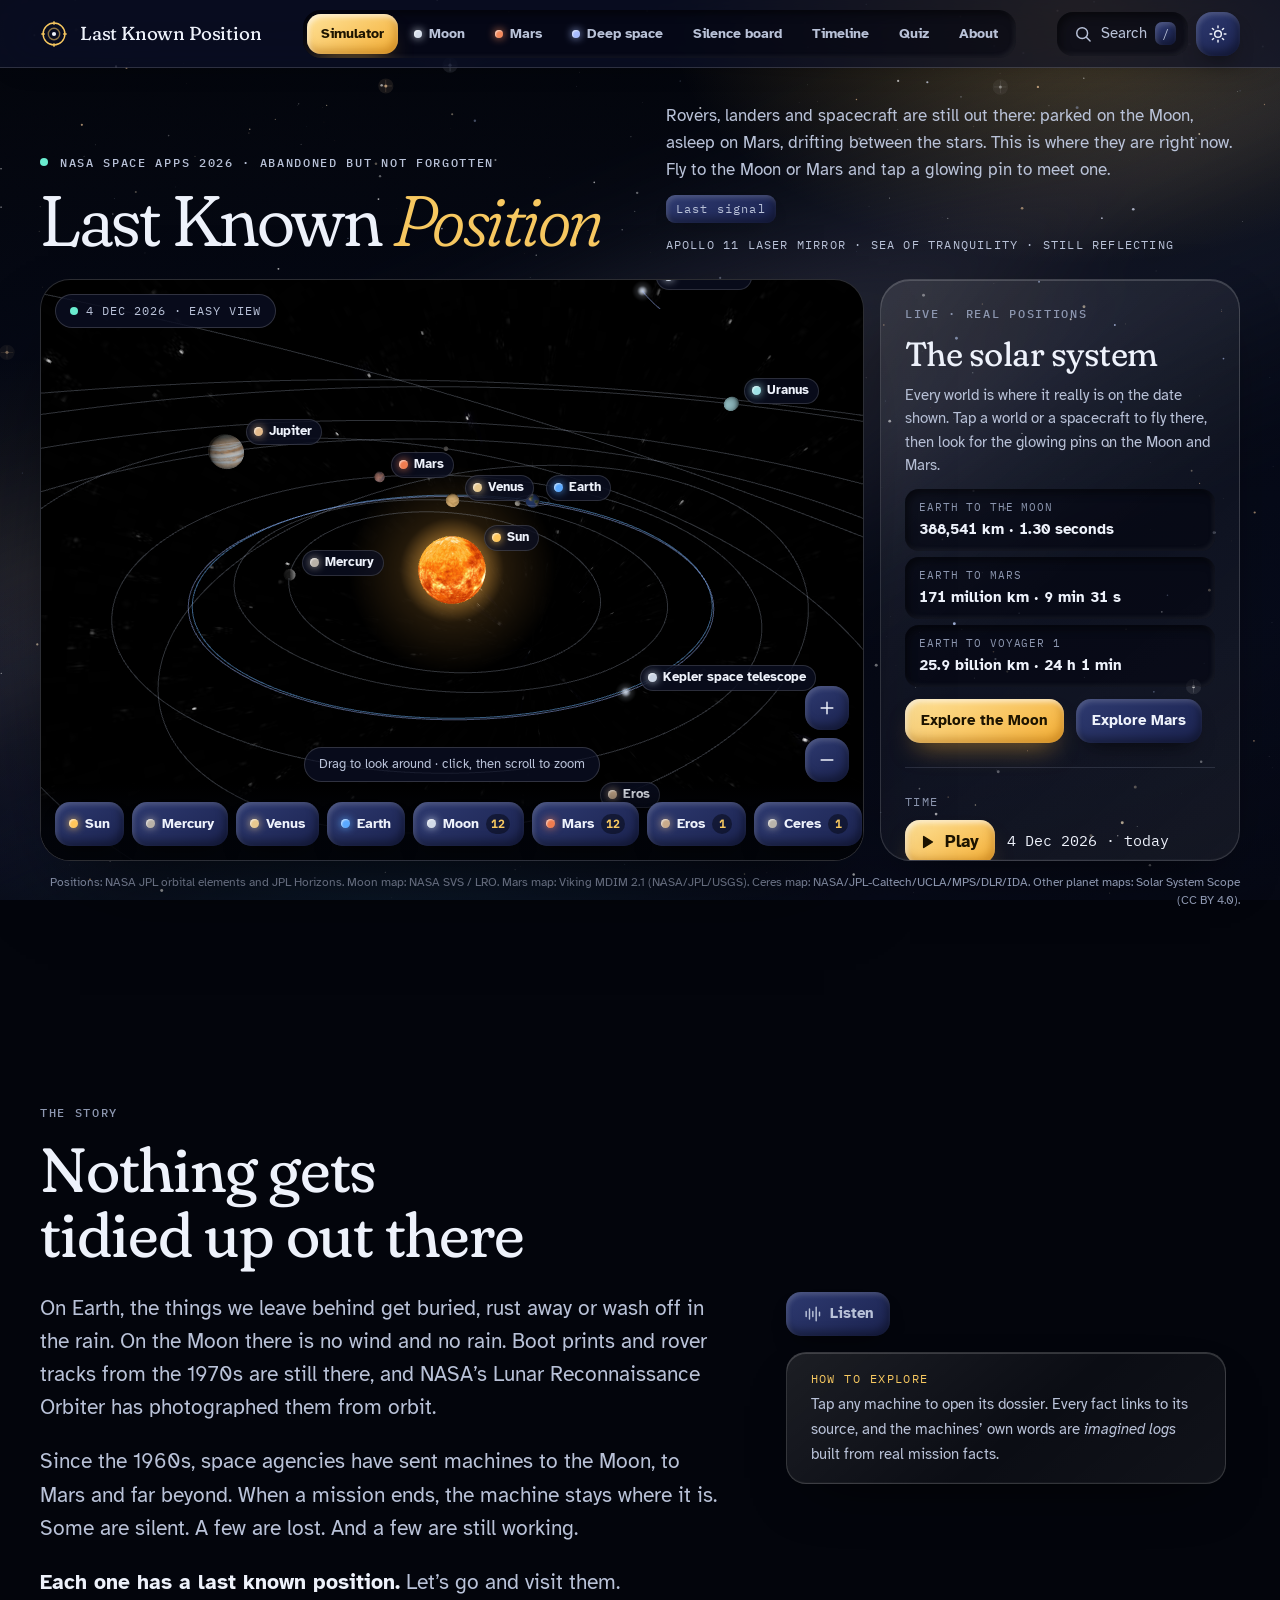
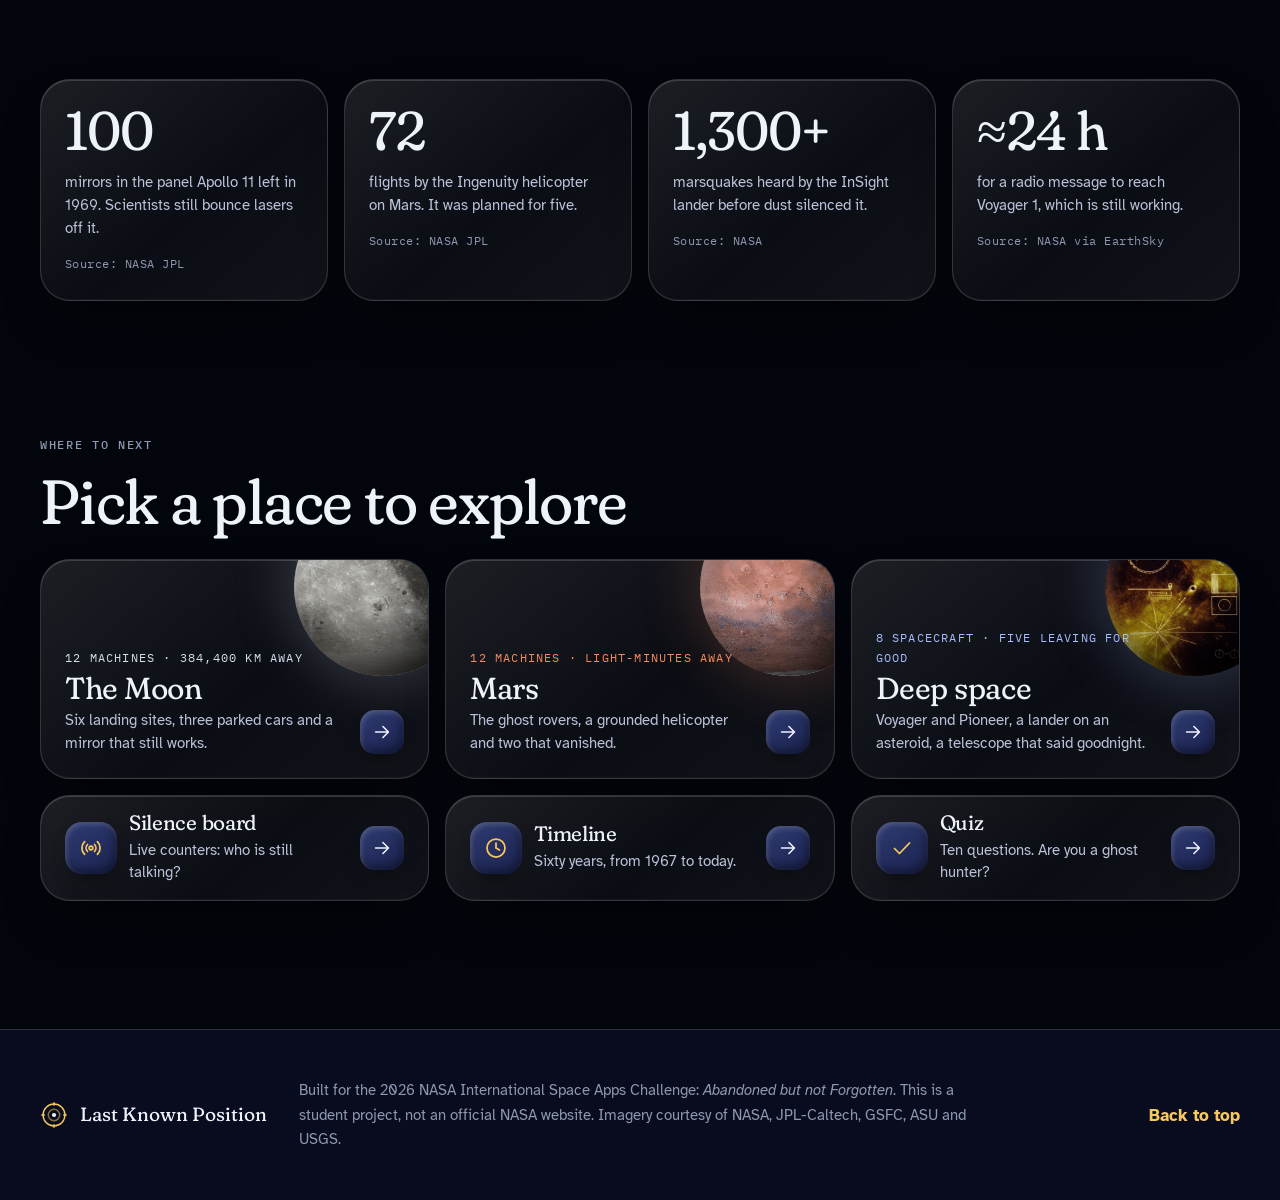
<file: index.html>
<!doctype html>
<html lang="en">
<head>
  <meta charset="utf-8">
  <meta http-equiv="refresh" content="0; url=site/">
  <meta name="viewport" content="width=device-width, initial-scale=1">
  <title>Redirecting to Last Known Position...</title>
  <script>window.location.replace("site/" + window.location.hash);</script>
</head>
<body style="background:#070a12;color:#f5f7fa;font-family:sans-serif;display:flex;align-items:center;justify-content:center;height:100vh;margin:0;">
  <p>Loading <a href="site/" style="color:#f5c45a;">Last Known Position</a>...</p>
</body>
</html>
</file>
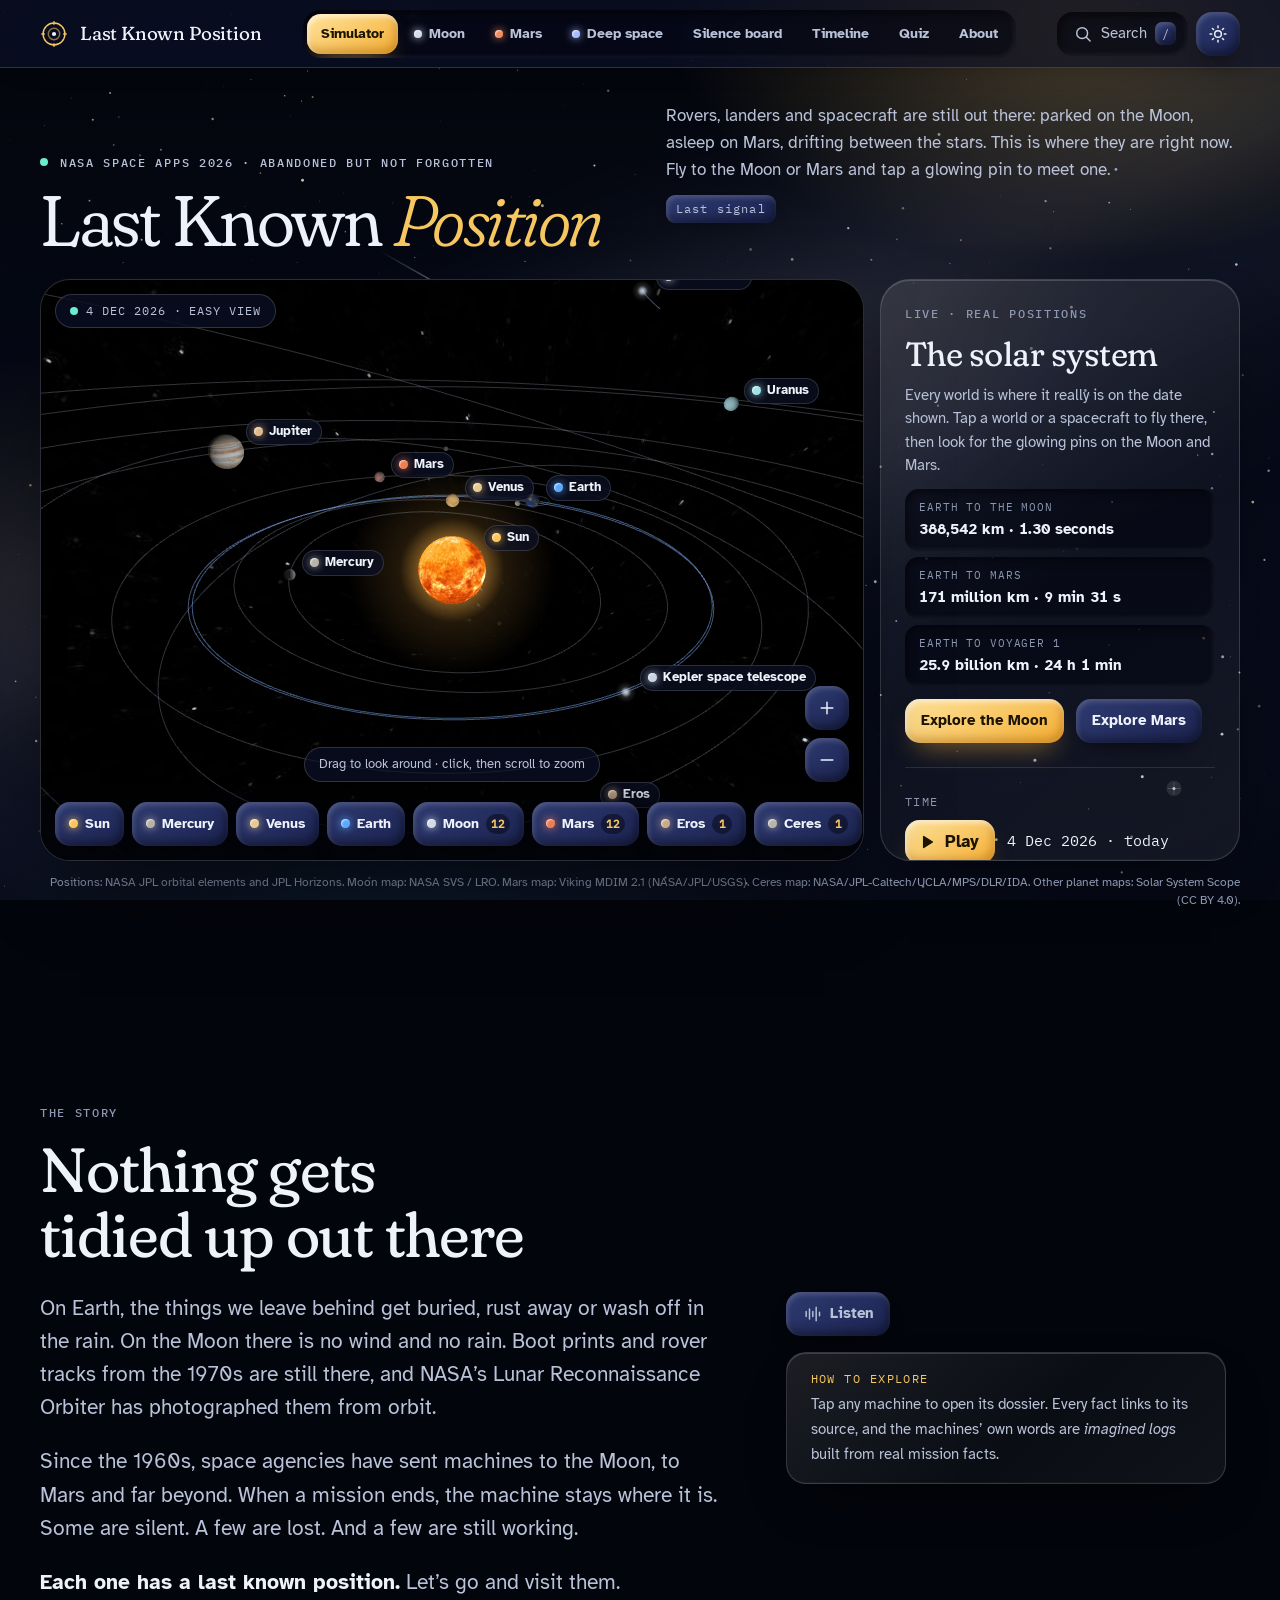
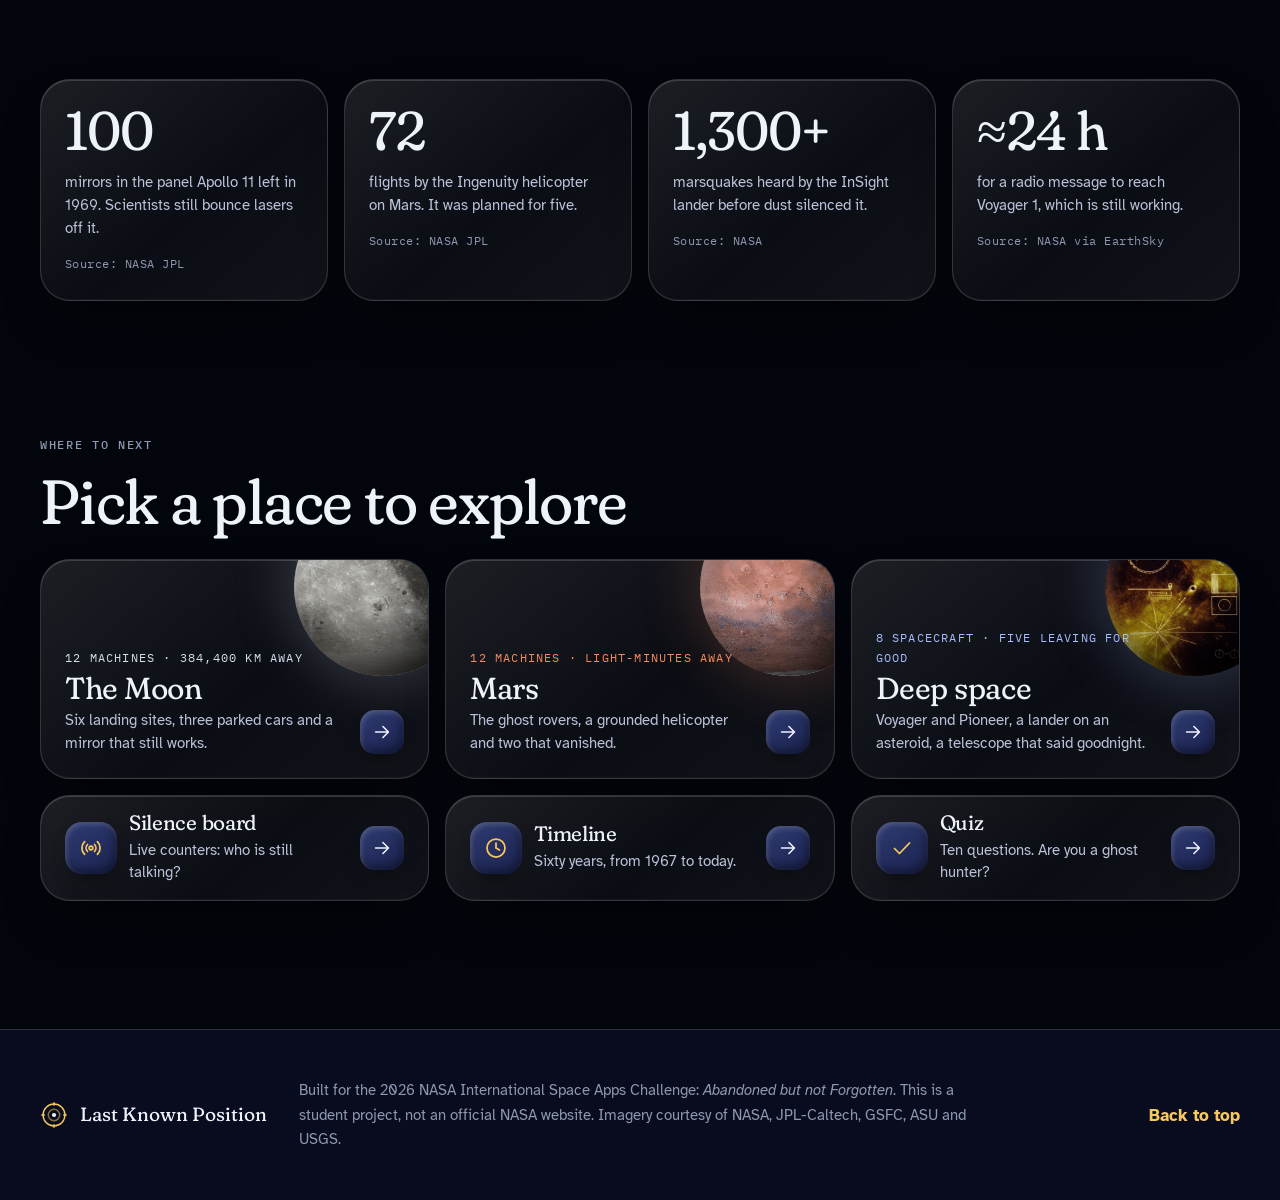
<file: site/index.html>
<!doctype html>
<html lang="en" data-theme="night">
<head>
  <meta charset="utf-8">
  <meta name="viewport" content="width=device-width, initial-scale=1">
  <title>Last Known Position · Abandoned but not Forgotten</title>
  <meta name="description" content="Fly through a live 3D solar system and find the machines humanity left on the Moon, on Mars and in deep space: where they are, what they discovered, and which are still talking to Earth.">
  <meta name="theme-color" content="#070a12">
  <meta property="og:title" content="Last Known Position">
  <meta property="og:description" content="Find the machines we left on the Moon, on Mars and between the stars, and hear their stories.">
  <link rel="icon" href="data:image/svg+xml,%3Csvg xmlns='http://www.w3.org/2000/svg' viewBox='0 0 32 32'%3E%3Ccircle cx='16' cy='16' r='13' fill='none' stroke='%23f5c45a' stroke-width='2.5'/%3E%3Ccircle cx='16' cy='16' r='4' fill='%23f5c45a'/%3E%3C/svg%3E">
  <script>
    /* Runs before paint: mark JS available and restore the saved theme. */
    document.documentElement.classList.add("js");
    try { var t = localStorage.getItem("lkp-theme"); if (t === "day" || t === "night") document.documentElement.setAttribute("data-theme", t); } catch (e) {}
  </script>
  <link rel="preload" href="assets/fonts/fraunces-latin-full-normal.woff2" as="font" type="font/woff2" crossorigin>
  <link rel="preload" href="assets/fonts/atkinson-hyperlegible-latin-400-normal.woff2" as="font" type="font/woff2" crossorigin>
  <link rel="stylesheet" href="vendor/leaflet-1.9.4/leaflet.css">
  <link rel="stylesheet" href="css/styles.css?v=17">
</head>
<body>
  <div class="bg" aria-hidden="true">
    <div class="bg__milky"></div>
    <div class="bg__glow"></div>
    <canvas class="sky"></canvas>
    <div class="bg__grain"></div>
    <div class="bg__vignette"></div>
  </div>
  <a class="skip-link" href="#main" data-skip>Skip to the content</a>

  <!-- Icon sprite: one 24px line-icon family, 1.75 stroke -->
  <svg xmlns="http://www.w3.org/2000/svg" class="sprite" aria-hidden="true" focusable="false">
    <defs>
      <symbol id="i-lander" viewBox="0 0 24 24"><path d="M8 5h8l2 6H6l2-6Z"/><path d="M7 11l-3 8M17 11l3 8M10 11l-1 8M14 11l1 8M2.5 19h3M18.5 19h3M12 5V3"/></symbol>
      <symbol id="i-rover" viewBox="0 0 24 24"><rect x="3.5" y="9" width="15" height="5" rx="1.2"/><circle cx="6" cy="17.5" r="2"/><circle cx="12" cy="17.5" r="2"/><circle cx="18" cy="17.5" r="2"/><path d="M15 9V5.5h4M19 5.5l1.5-1.5"/></symbol>
      <symbol id="i-helicopter" viewBox="0 0 24 24"><path d="M3 4.5h18M12 4.5v3.5"/><path d="M5 8h14" opacity=".55"/><rect x="8" y="9.5" width="8" height="5.5" rx="1.6"/><path d="M9 15l-2.5 4.5M15 15l2.5 4.5M5 19.5h4M15 19.5h4"/></symbol>
      <symbol id="i-probe" viewBox="0 0 24 24"><path d="M5 5.5a9 9 0 0 1 0 13"/><path d="M5 5.5 11 12l-6 6.5"/><path d="M11 12h10M17 9v6M21 10.5v3"/></symbol>
      <symbol id="i-reflector" viewBox="0 0 24 24"><rect x="5" y="6" width="14" height="11" rx="1"/><path d="M5 9.7h14M5 13.3h14M9.7 6v11M14.3 6v11M8 21l4-4 4 4"/></symbol>
      <symbol id="i-seismometer" viewBox="0 0 24 24"><path d="M2 12h3.5l2-5 3 10 3-13 2.5 8 1.5-3H22"/></symbol>
      <symbol id="i-impact" viewBox="0 0 24 24"><ellipse cx="12" cy="17" rx="8.5" ry="3"/><path d="M12 3v6M6 5.5l3 4.5M18 5.5l-3 4.5"/></symbol>
      <symbol id="i-orbiter" viewBox="0 0 24 24"><rect x="9" y="9" width="6" height="6" rx="1"/><path d="M2 9.5h5v5H2zM17 9.5h5v5h-5zM7 12h2M15 12h2M12 9V6"/></symbol>
      <symbol id="i-telescope" viewBox="0 0 24 24"><path d="M3.5 13.2l11.2-5.2 2 4.3-11.2 5.2z"/><path d="M14.7 8l3.6-1.7 2 4.3-3.6 1.7M10.5 15.5L8 21M10.5 15.5l3.5 5.5"/></symbol>
      <symbol id="i-signal" viewBox="0 0 24 24"><circle cx="12" cy="12" r="1.8"/><path d="M8.5 8.5a5 5 0 0 0 0 7M15.5 8.5a5 5 0 0 1 0 7M5.6 5.6a9 9 0 0 0 0 12.8M18.4 5.6a9 9 0 0 1 0 12.8"/></symbol>
      <symbol id="i-silent" viewBox="0 0 24 24"><circle cx="12" cy="12" r="1.8"/><path d="M8.5 8.5a5 5 0 0 0 0 7M15.5 8.5a5 5 0 0 1 0 7"/><path d="M4 4l16 16"/></symbol>
      <symbol id="i-lost" viewBox="0 0 24 24"><circle cx="12" cy="12" r="9"/><path d="M9.5 9.3a2.6 2.6 0 0 1 5 1c0 1.9-2.5 2.2-2.5 4"/><path d="M12 17.3h.01"/></symbol>
      <symbol id="i-close" viewBox="0 0 24 24"><path d="M6 6l12 12M18 6 6 18"/></symbol>
      <symbol id="i-arrow-right" viewBox="0 0 24 24"><path d="M5 12h14M13 6l6 6-6 6"/></symbol>
      <symbol id="i-arrow-left" viewBox="0 0 24 24"><path d="M19 12H5M11 6l-6 6 6 6"/></symbol>
      <symbol id="i-play" viewBox="0 0 24 24"><path d="M5 9v6M9 6v12M13 9v6M17 4v16M21 10v4"/></symbol>
      <symbol id="i-stop" viewBox="0 0 24 24"><rect x="6.5" y="6.5" width="11" height="11" rx="1.5"/></symbol>
      <symbol id="i-map" viewBox="0 0 24 24"><path d="M12 21s-6.5-6-6.5-11a6.5 6.5 0 0 1 13 0c0 5-6.5 11-6.5 11Z"/><circle cx="12" cy="10" r="2.3"/></symbol>
      <symbol id="i-sun" viewBox="0 0 24 24"><circle cx="12" cy="12" r="4"/><path d="M12 2.5v2M12 19.5v2M2.5 12h2M19.5 12h2M5.3 5.3l1.4 1.4M17.3 17.3l1.4 1.4M5.3 18.7l1.4-1.4M17.3 6.7l1.4-1.4"/></symbol>
      <symbol id="i-moon" viewBox="0 0 24 24"><path d="M20 14.5A8.5 8.5 0 0 1 9.5 4a8.5 8.5 0 1 0 10.5 10.5Z"/></symbol>
      <symbol id="i-menu" viewBox="0 0 24 24"><path d="M4 7h16M4 12h16M4 17h16"/></symbol>
      <symbol id="i-external" viewBox="0 0 24 24"><path d="M14 4h6v6M20 4l-9 9M18 14v5a1 1 0 0 1-1 1H5a1 1 0 0 1-1-1V7a1 1 0 0 1 1-1h5"/></symbol>
      <symbol id="i-check" viewBox="0 0 24 24"><path d="M4.5 12.5l5 5L19.5 7"/></symbol>
      <symbol id="i-x" viewBox="0 0 24 24"><path d="M6.5 6.5l11 11M17.5 6.5l-11 11"/></symbol>
      <symbol id="i-send" viewBox="0 0 24 24"><path d="M3.5 11.5 20.5 4l-6.5 16.5-3-7-7.5-2Z"/><path d="M11 13.5 20.5 4"/></symbol>
      <symbol id="i-search" viewBox="0 0 24 24"><circle cx="11" cy="11" r="6.5"/><path d="M16 16l4.5 4.5"/></symbol>
      <symbol id="i-playtri" viewBox="0 0 24 24"><path d="M8 5.5v13l10.5-6.5L8 5.5Z"/></symbol>
      <symbol id="i-pause" viewBox="0 0 24 24"><path d="M8.5 5.5v13M15.5 5.5v13"/></symbol>
      <symbol id="i-plus" viewBox="0 0 24 24"><path d="M12 5v14M5 12h14"/></symbol>
      <symbol id="i-minus" viewBox="0 0 24 24"><path d="M5 12h14"/></symbol>
      <symbol id="i-orbit" viewBox="0 0 24 24"><circle cx="12" cy="12" r="3.2"/><ellipse cx="12" cy="12" rx="10" ry="4.2" transform="rotate(-24 12 12)"/></symbol>
      <symbol id="i-book" viewBox="0 0 24 24"><path d="M4 5.5A2.5 2.5 0 0 1 6.5 3H20v15H6.5A2.5 2.5 0 0 0 4 20.5v-15Z"/><path d="M4 20.5A2.5 2.5 0 0 0 6.5 23H20v-5"/></symbol>
      <symbol id="i-clock" viewBox="0 0 24 24"><circle cx="12" cy="12" r="9"/><path d="M12 7v5l3.5 2"/></symbol>
      <symbol id="i-logo" viewBox="0 0 32 32"><circle cx="16" cy="16" r="12.5"/><circle cx="16" cy="16" r="6.5" opacity=".55"/><circle cx="16" cy="16" r="2.4" fill="currentColor" stroke="none"/><path d="M16 1.5v4M16 26.5v4M1.5 16h4M26.5 16h4"/></symbol>
    </defs>
  </svg>

  <header class="site-header" id="site-header">
    <div class="container site-header__inner">
      <a class="brand" href="#top" aria-label="Last Known Position, home">
        <svg class="brand__mark" aria-hidden="true"><use href="#i-logo"/></svg>
        <span class="brand__name">Last Known Position</span>
      </a>
      <nav class="tabs" aria-label="Sections">
        <ul class="tabs__list" id="tabs-list">
          <li><a class="tab" href="#top" data-tab="home">Simulator</a></li>
          <li><a class="tab" href="#moon" data-tab="moon"><i class="tab__dot" style="--c:var(--moon)"></i>Moon</a></li>
          <li><a class="tab" href="#mars" data-tab="mars"><i class="tab__dot" style="--c:var(--mars)"></i>Mars</a></li>
          <li><a class="tab" href="#deep" data-tab="deep"><i class="tab__dot" style="--c:var(--deep)"></i>Deep space</a></li>
          <li><a class="tab" href="#listening" data-tab="board">Silence board</a></li>
          <li><a class="tab" href="#timeline" data-tab="timeline">Timeline</a></li>
          <li><a class="tab" href="#quiz" data-tab="quiz">Quiz</a></li>
          <li><a class="tab" href="#epilogue" data-tab="about">About</a></li>
        </ul>
      </nav>
      <div class="site-header__tools">
        <button class="search-btn" id="search-open" type="button" aria-haspopup="dialog" aria-label="Search machines and worlds">
          <svg class="icon" aria-hidden="true"><use href="#i-search"/></svg><span class="search-btn__text">Search</span><kbd class="search-btn__key" aria-hidden="true">/</kbd>
        </button>
        <button class="icon-btn" id="theme-toggle" type="button" aria-label="Switch to day mode (good for projectors)">
          <svg class="icon icon--sun" aria-hidden="true"><use href="#i-sun"/></svg>
          <svg class="icon icon--moon" aria-hidden="true"><use href="#i-moon"/></svg>
        </button>
      </div>
    </div>
    <div class="progress" aria-hidden="true"><span class="progress__bar"></span></div>
  </header>

  <main id="main">

    <!-- ============================== HOME: the simulator ============================== -->
    <div class="view is-active" id="view-home" data-view="home" data-title="Simulator">
      <section class="home" id="top" aria-labelledby="hero-title">
        <div class="container">
          <div class="home__head">
            <div class="home__title">
              <p class="kicker hero__kicker"><span class="live-dot" aria-hidden="true"></span>NASA Space Apps 2026 · Abandoned but not forgotten</p>
              <h1 class="hero__title" id="hero-title">Last Known <em>Position</em></h1>
            </div>
            <div class="home__intro">
              <p class="hero__lead">Rovers, landers and spacecraft are still out there: parked on the Moon, asleep on Mars, drifting between the stars. This is where they are right now. Fly to the Moon or Mars and tap a glowing pin to meet one.</p>
              <p class="ticker" aria-hidden="true"><span class="ticker__label">Last signal</span><span class="ticker__text" id="ticker-text">OPPORTUNITY · MERIDIANI PLANUM · 10 JUN 2018</span></p>
            </div>
          </div>

          <div id="simulator">
        <div class="sim" id="sim" data-state="nojs">
            <div class="sim__stage">
              <canvas class="sim__canvas" role="img" aria-label="3D view of the solar system. Use the buttons below it to fly to a world or a spacecraft."></canvas>
              <div class="sim__labels" aria-hidden="true"></div>
              <div class="sim__pins"></div>
              <div class="sim-card" hidden></div>
              <p class="sim__badge"><span class="live-dot" aria-hidden="true"></span><span id="sim-badge">Today · Easy view</span></p>
              <p class="sim__hint" aria-hidden="true">Drag to look around · click, then scroll to zoom</p>
              <div class="sim__zoom">
                <button class="sim-round" type="button" data-zoom="in" aria-label="Zoom in"><svg class="icon" aria-hidden="true"><use href="#i-plus"/></svg></button>
                <button class="sim-round" type="button" data-zoom="out" aria-label="Zoom out"><svg class="icon" aria-hidden="true"><use href="#i-minus"/></svg></button>
              </div>
              <p class="sim__loading" aria-hidden="true"><span class="sim__spinner"></span>Loading the solar system…</p>
              <div class="sim__fallback">
                <p><strong>The 3D simulator could not start here.</strong> It needs a browser with WebGL, and the page must be opened through a web address (not as a file). Everything below still works: the maps, photos, counters and quiz.</p>
              </div>
              <nav class="sim-strip" aria-label="Fly to a world or spacecraft"></nav>
            </div>

            <aside class="sim__side" aria-label="Simulator details and controls">
              <div class="sim-info" id="sim-info">
                <p class="kicker">Live · real positions</p>
                <h3 class="sim-info__title">The solar system</h3>
                <p class="sim-info__fact">Every world is where it really is on the date shown. Tap a world or a spacecraft to fly there.</p>
              </div>
              <div class="sim-tools">
                <div class="sim-tool">
                  <span class="sim-tool__label">Time</span>
                  <div class="sim-tool__row">
                    <button class="sim-play" id="sim-play" type="button" aria-pressed="false" aria-label="Play time"><svg class="icon" aria-hidden="true"><use href="#i-playtri"/></svg><span>Play</span></button>
                    <span class="sim-date" id="sim-date">Today</span>
                    <button class="sim-link" id="sim-today" type="button">Back to today</button>
                  </div>
                  <div class="seg" role="group" aria-label="Time speed">
                    <button type="button" data-speed="1" aria-pressed="true">1 day/s</button>
                    <button type="button" data-speed="30" aria-pressed="false">1 month/s</button>
                    <button type="button" data-speed="365.25" aria-pressed="false">1 year/s</button>
                  </div>
                  <label class="sim-jump"><span>Jump to a date</span><input type="date" id="sim-date-input" min="1960-01-01" max="2049-12-31"></label>
                </div>
                <div class="sim-tool">
                  <span class="sim-tool__label">Distances</span>
                  <div class="seg" role="group" aria-label="Distance scale">
                    <button type="button" data-scale="0" aria-pressed="true">Easy view</button>
                    <button type="button" data-scale="1" aria-pressed="false">True distances</button>
                  </div>
                </div>
                <div class="sim-tool">
                  <span class="sim-tool__label">Zoom out to</span>
                  <div class="seg" role="group" aria-label="Zoom out to">
                    <button type="button" data-view="inner" aria-pressed="true">Inner planets</button>
                    <button type="button" data-view="planets" aria-pressed="false">All planets</button>
                    <button type="button" data-view="deep" aria-pressed="false">Deep space</button>
                  </div>
                </div>
                <p class="sim-note"><strong>What is real:</strong> every position on the date shown, and every pin’s place on the Moon and Mars. <strong>What is enlarged:</strong> the sizes of the worlds and the Moon’s distance from Earth, so you can see them. “Easy view” also squeezes the outer orbits closer.</p>
              </div>
            </aside>
            <p class="sr-only" id="sim-status" role="status" aria-live="polite"></p>
          </div>
          <p class="sim-credit">Positions: NASA JPL orbital elements and JPL Horizons. Moon map: NASA SVS / LRO. Mars map: Viking MDIM 2.1 (NASA/JPL/USGS). Ceres map: NASA/JPL-Caltech/UCLA/MPS/DLR/IDA. Other planet maps: Solar System Scope (CC BY 4.0).</p>
          </div>
        </div>
      </section>
    <section class="section prologue" id="prologue" aria-labelledby="prologue-title">
      <div class="container">
        <p class="kicker" data-reveal>The story</p>
        <h2 class="section__title" id="prologue-title" data-reveal>Nothing gets tidied up out there</h2>
        <div class="prologue__grid">
          <div class="prose prose--lead" data-reveal id="prologue-text">
            <p>On Earth, the things we leave behind get buried, rust away or wash off in the rain. On the Moon there is no wind and no rain. Boot prints and rover tracks from the 1970s are still there, and NASA’s Lunar Reconnaissance Orbiter has photographed them from orbit.</p>
            <p>Since the 1960s, space agencies have sent machines to the Moon, to Mars and far beyond. When a mission ends, the machine stays where it is. Some are silent. A few are lost. And a few are still working.</p>
            <p><strong>Each one has a last known position.</strong> Let’s go and visit them.</p>
          </div>
          <div class="prologue__side" data-reveal>
            <button class="listen-btn" type="button" data-listen="#prologue-text" hidden>
              <svg class="icon" aria-hidden="true"><use href="#i-play"/></svg><span>Listen</span>
            </button>
            <p class="howto"><span class="howto__key">How to explore</span> Tap any machine to open its dossier. Every fact links to its source, and the machines’ own words are <em>imagined logs</em> built from real mission facts.</p>
          </div>
        </div>

        <ul class="stats" role="list">
          <li class="stat corners" data-reveal>
            <span class="stat__value">100</span>
            <span class="stat__label">mirrors in the panel Apollo 11 left in 1969. Scientists still bounce lasers off it.</span>
            <a class="stat__src" href="https://www.jpl.nasa.gov/news/the-apollo-experiment-that-keeps-on-giving/" target="_blank" rel="noopener">Source: NASA JPL</a>
          </li>
          <li class="stat corners" data-reveal>
            <span class="stat__value">72</span>
            <span class="stat__label">flights by the Ingenuity helicopter on Mars. It was planned for five.</span>
            <a class="stat__src" href="https://www.jpl.nasa.gov/news/nasas-ingenuity-mars-helicopter-team-says-goodbye-for-now" target="_blank" rel="noopener">Source: NASA JPL</a>
          </li>
          <li class="stat corners" data-reveal>
            <span class="stat__value">1,300+</span>
            <span class="stat__label">marsquakes heard by the InSight lander before dust silenced it.</span>
            <a class="stat__src" href="https://science.nasa.gov/mission/insight/" target="_blank" rel="noopener">Source: NASA</a>
          </li>
          <li class="stat corners" data-reveal>
            <span class="stat__value">≈24 h</span>
            <span class="stat__label">for a radio message to reach Voyager 1, which is still working.</span>
            <a class="stat__src" href="https://earthsky.org/space/voyager-1-1-light-day-from-earth-november-17-18-2026/" target="_blank" rel="noopener">Source: NASA via EarthSky</a>
          </li>
        </ul>
      </div>
    </section>

      <section class="section doors-section" aria-labelledby="doors-title">
        <div class="container">
          <p class="kicker" data-reveal>Where to next</p>
          <h2 class="section__title" id="doors-title" data-reveal>Pick a place to explore</h2>
          <ul class="doors" role="list">
            <li data-reveal><a class="door" href="#moon" style="--world:var(--moon)">
              <span class="door__orb orb orb--moon" aria-hidden="true"></span>
              <span class="door__text"><span class="door__kicker">12 machines · 384,400 km away</span><strong>The Moon</strong><span>Six landing sites, three parked cars and a mirror that still works.</span></span>
              <svg class="icon" aria-hidden="true"><use href="#i-arrow-right"/></svg></a></li>
            <li data-reveal><a class="door" href="#mars" style="--world:var(--mars)">
              <span class="door__orb orb orb--mars" aria-hidden="true"></span>
              <span class="door__text"><span class="door__kicker">12 machines · light-minutes away</span><strong>Mars</strong><span>The ghost rovers, a grounded helicopter and two that vanished.</span></span>
              <svg class="icon" aria-hidden="true"><use href="#i-arrow-right"/></svg></a></li>
            <li data-reveal><a class="door" href="#deep" style="--world:var(--deep)">
              <span class="door__orb orb orb--deep" aria-hidden="true"></span>
              <span class="door__text"><span class="door__kicker">8 spacecraft · five leaving for good</span><strong>Deep space</strong><span>Voyager and Pioneer, a lander on an asteroid, a telescope that said goodnight.</span></span>
              <svg class="icon" aria-hidden="true"><use href="#i-arrow-right"/></svg></a></li>
            <li data-reveal><a class="door door--small" href="#listening">
              <span class="door__icon" aria-hidden="true"><svg class="icon"><use href="#i-signal"/></svg></span>
              <span class="door__text"><strong>Silence board</strong><span>Live counters: who is still talking?</span></span>
              <svg class="icon" aria-hidden="true"><use href="#i-arrow-right"/></svg></a></li>
            <li data-reveal><a class="door door--small" href="#timeline">
              <span class="door__icon" aria-hidden="true"><svg class="icon"><use href="#i-clock"/></svg></span>
              <span class="door__text"><strong>Timeline</strong><span>Sixty years, from 1967 to today.</span></span>
              <svg class="icon" aria-hidden="true"><use href="#i-arrow-right"/></svg></a></li>
            <li data-reveal><a class="door door--small" href="#quiz">
              <span class="door__icon" aria-hidden="true"><svg class="icon"><use href="#i-check"/></svg></span>
              <span class="door__text"><strong>Quiz</strong><span>Ten questions. Are you a ghost hunter?</span></span>
              <svg class="icon" aria-hidden="true"><use href="#i-arrow-right"/></svg></a></li>
          </ul>
        </div>
      </section>
    </div>

    <!-- ============================== MOON ============================== -->
    <div class="view" id="view-moon" data-view="moon" data-title="The Moon">
    <section class="section chapter" id="moon" data-world="moon" aria-labelledby="moon-title">
      <div class="container">
        <div class="chapter__head">
          <div class="orb orb--moon" aria-hidden="true"></div>
          <p class="kicker" data-reveal>The Moon · 384,400 km away</p>
          <h2 class="section__title" id="moon-title" data-reveal>A museum with no visitors</h2>
          <div class="prose prose--lead" id="moon-text" data-reveal>
            <p>Six times between 1969 and 1972, astronauts landed on the Moon. Each time they flew home in the top half of their lunar module and left the bottom half behind, along with cameras, tools, science stations and, on the last three trips, a car.</p>
            <p>Robots got there first, and robots kept going. Here is what is still on the Moon.</p>
          </div>
          <button class="listen-btn" type="button" data-listen="#moon-text" hidden><svg class="icon" aria-hidden="true"><use href="#i-play"/></svg><span>Listen</span></button>
        </div>

        <div class="chapter__grid">
          <div class="atlas" data-atlas="moon">
            <div class="atlas__map" id="map-moon" role="region" aria-label="Map of the Moon with markers for left-behind hardware. The list next to it has the same items."></div>
            <div class="atlas__bar">
              <ul class="legend" role="list" aria-label="Map legend">
                <li class="legend__item"><span class="legend__dot legend__dot--working" aria-hidden="true"></span>Still working</li>
                <li class="legend__item"><span class="legend__dot legend__dot--silent" aria-hidden="true"></span>Silent</li>
                <li class="legend__item"><span class="legend__dot legend__dot--impact" aria-hidden="true"></span>Impact</li>
              </ul>
              <span class="atlas__readout mono" aria-hidden="true">LAT — · LON —</span>
            </div>
            <button class="atlas__3d" type="button" data-sim-focus="moon"><svg class="icon" aria-hidden="true"><use href="#i-orbit"/></svg>See the Moon in 3D</button>
            <p class="atlas__credit">Base map: LRO Wide Angle Camera mosaic (NASA/GSFC/ASU) via NASA Moon Trek. Positions: LROC.</p>
          </div>
          <ul class="ghost-list" role="list" data-ghost-list="moon" aria-label="Hardware on the Moon"></ul>
        </div>

        <ul class="moments" role="list">
          <li class="moment" data-reveal>
            <p class="kicker">Ocean of Storms · 1969</p>
            <p class="moment__quote">The only robot humans have ever walked up to on another world.</p>
            <button class="text-btn" type="button" data-open="surveyor3">Meet Surveyor 3 <svg class="icon" aria-hidden="true"><use href="#i-arrow-right"/></svg></button>
          </li>
          <li class="moment" data-reveal>
            <p class="kicker">Taurus–Littrow · 1972</p>
            <p class="moment__quote">The last car on the Moon filmed its drivers leaving.</p>
            <button class="text-btn" type="button" data-open="lrv17">Meet Rover 3 <svg class="icon" aria-hidden="true"><use href="#i-arrow-right"/></svg></button>
          </li>
          <li class="moment" data-reveal>
            <p class="kicker">Sea of Rains · 2010</p>
            <p class="moment__quote">Lost for 40 years, a rover answered a laser’s knock.</p>
            <button class="text-btn" type="button" data-open="lunokhod1">Meet Lunokhod 1 <svg class="icon" aria-hidden="true"><use href="#i-arrow-right"/></svg></button>
          </li>
        </ul>
      </div>
    </section>
    </div>

    <!-- ============================== MARS ============================== -->
    <div class="view" id="view-mars" data-view="mars" data-title="Mars">
    <section class="section chapter" id="mars" data-world="mars" aria-labelledby="mars-title">
      <div class="container">
        <div class="chapter__head">
          <div class="orb orb--mars" aria-hidden="true"></div>
          <p class="kicker" data-reveal>Mars · <span data-mars-distance>55–401 million km away</span></p>
          <h2 class="section__title" id="mars-title" data-reveal>The ghost rovers</h2>
          <div class="prose prose--lead" id="mars-text" data-reveal>
            <p>Mars is harder. It has dust storms, freezing nights and air too thin to breathe, and it is so far away that radio signals take minutes to arrive. Even so, NASA has landed nine missions there.</p>
            <p>Most of the machines here were built to last a few months. Many lasted years. Their stories tend to end the same way: with a signal that never came back.</p>
          </div>
          <button class="listen-btn" type="button" data-listen="#mars-text" hidden><svg class="icon" aria-hidden="true"><use href="#i-play"/></svg><span>Listen</span></button>
        </div>

        <div class="chapter__grid">
          <div class="atlas" data-atlas="mars">
            <div class="atlas__map" id="map-mars" role="region" aria-label="Map of Mars with markers for landers and rovers. The list next to it has the same items."></div>
            <div class="atlas__bar">
              <ul class="legend" role="list" aria-label="Map legend">
                <li class="legend__item"><span class="legend__dot legend__dot--working" aria-hidden="true"></span>Still working</li>
                <li class="legend__item"><span class="legend__dot legend__dot--silent" aria-hidden="true"></span>Silent</li>
                <li class="legend__item"><span class="legend__dot legend__dot--lost" aria-hidden="true"></span>Lost</li>
              </ul>
              <span class="atlas__readout mono" aria-hidden="true">LAT — · LON —</span>
            </div>
            <button class="atlas__3d" type="button" data-sim-focus="mars"><svg class="icon" aria-hidden="true"><use href="#i-orbit"/></svg>See Mars in 3D</button>
            <p class="atlas__credit">Base map: Viking MDIM 2.1 color mosaic (NASA/JPL/USGS) via NASA Mars Trek. Positions approximate.</p>
          </div>
          <ul class="ghost-list" role="list" data-ghost-list="mars" aria-label="Hardware on Mars"></ul>
        </div>

        <ul class="moments" role="list">
          <li class="moment" data-reveal>
            <p class="kicker">Endeavour crater · 2014</p>
            <p class="moment__quote">A crater on Mars is named after a Soviet Moon rover.</p>
            <button class="text-btn" type="button" data-open="lunokhod2">Find out why <svg class="icon" aria-hidden="true"><use href="#i-arrow-right"/></svg></button>
          </li>
          <li class="moment" data-reveal>
            <p class="kicker">Jezero crater · 2021</p>
            <p class="moment__quote">A scrap of the Wright brothers’ 1903 airplane flew on Mars.</p>
            <button class="text-btn" type="button" data-open="ingenuity">Meet Ingenuity <svg class="icon" aria-hidden="true"><use href="#i-arrow-right"/></svg></button>
          </li>
          <li class="moment" data-reveal>
            <p class="kicker">Mars orbit · 1999</p>
            <p class="moment__quote">A spacecraft lost to a mix-up between pounds and newtons.</p>
            <button class="text-btn" type="button" data-open="climateorbiter">Read the mistake <svg class="icon" aria-hidden="true"><use href="#i-arrow-right"/></svg></button>
          </li>
        </ul>
      </div>
    </section>
    </div>

    <!-- ============================== DEEP SPACE ============================== -->
    <div class="view" id="view-deep" data-view="deep" data-title="Deep space">
    <section class="section chapter" id="deep" data-world="deep" aria-labelledby="deep-title">
      <div class="container">
        <div class="chapter__head">
          <div class="orb orb--deep" aria-hidden="true"></div>
          <p class="kicker" data-reveal>Deep space · from next door to billions of km away</p>
          <h2 class="section__title" id="deep-title" data-reveal>Messages in a bottle</h2>
          <div class="prose prose--lead" id="deep-text" data-reveal>
            <p>Some machines never land anywhere. Pioneer 10 and 11, Voyager 1 and 2, and New Horizons were flung so fast that the Sun’s gravity will never pull them back. They are leaving for good.</p>
            <p>Because they could drift for millions of years, some carry messages: a gold plaque on each Pioneer, and on each Voyager a golden record of sounds and pictures from Earth.</p>
            <p>Others never left, and ended up parked in stranger places. Dawn still circles the dwarf planet Ceres with empty fuel tanks. NEAR Shoemaker rests on the asteroid Eros. The Kepler telescope follows Earth around the Sun, switched off.</p>
          </div>
          <button class="listen-btn" type="button" data-listen="#deep-text" hidden><svg class="icon" aria-hidden="true"><use href="#i-play"/></svg><span>Listen</span></button>
        </div>

        <div class="deep__grid">
          <ul class="ghost-list" role="list" data-ghost-list="deep" aria-label="Spacecraft in deep space"></ul>

          <div class="lightclock" id="lightclock" aria-labelledby="lc-title">
            <div class="lightclock__head">
              <p class="kicker">Interactive</p>
              <h3 class="lightclock__title" id="lc-title">The Light Clock</h3>
              <p class="lightclock__intro">Radio travels at the speed of light, about 300,000 km every second. Send a message and see how long it takes to arrive.</p>
            </div>
            <div class="lightclock__body">
              <div class="gauge" aria-hidden="true">
                <div class="gauge__track"><span class="gauge__pulse"></span></div>
                <ol class="gauge__ticks"></ol>
                <ol class="gauge__marks"></ol>
              </div>
              <form class="lc-form" id="lc-form" novalidate>
                <label class="field">
                  <span class="field__label">Your message</span>
                  <input class="field__input" id="lc-message" name="message" type="text" maxlength="60" autocomplete="off" value="Hello from Earth!" required>
                  <span class="field__hint">Up to 60 characters.</span>
                </label>
                <fieldset class="lc-dest">
                  <legend class="field__label">Send it to</legend>
                  <div class="lc-dest__options" id="lc-options"></div>
                </fieldset>
                <button class="btn btn--primary lc-send" type="submit"><svg class="icon" aria-hidden="true"><use href="#i-send"/></svg> Send at light speed</button>
              </form>
              <div class="lc-result" id="lc-result" role="status" aria-live="polite"></div>
            </div>
          </div>
        </div>

        <ul class="moments" role="list">
          <li class="moment" data-reveal>
            <p class="kicker">Voyager 1 &amp; 2 · 1977</p>
            <p class="moment__quote">Golden records with sounds, music and greetings for anyone who finds them.</p>
            <button class="text-btn" type="button" data-open="voyager1">Meet Voyager 1 <svg class="icon" aria-hidden="true"><use href="#i-arrow-right"/></svg></button>
          </li>
          <li class="moment" data-reveal>
            <p class="kicker">Pluto · 2015</p>
            <p class="moment__quote">The man who discovered Pluto finally flew past it.</p>
            <button class="text-btn" type="button" data-open="newhorizons">Meet New Horizons <svg class="icon" aria-hidden="true"><use href="#i-arrow-right"/></svg></button>
          </li>
          <li class="moment" data-reveal>
            <p class="kicker">Aquila · in four million years</p>
            <p class="moment__quote">Pioneer 11 will drift past another star, still carrying our picture.</p>
            <button class="text-btn" type="button" data-open="pioneer11">Meet Pioneer 11 <svg class="icon" aria-hidden="true"><use href="#i-arrow-right"/></svg></button>
          </li>
          <li class="moment" data-reveal>
            <p class="kicker">Asteroid Eros · 2001</p>
            <p class="moment__quote">It had no landing gear. It landed anyway, at walking pace.</p>
            <button class="text-btn" type="button" data-open="near">Meet NEAR Shoemaker <svg class="icon" aria-hidden="true"><use href="#i-arrow-right"/></svg></button>
          </li>
          <li class="moment" data-reveal>
            <p class="kicker">Ceres · 2018</p>
            <p class="moment__quote">Out of fuel, still in orbit, and kept off the surface on purpose.</p>
            <button class="text-btn" type="button" data-open="dawn">Meet Dawn <svg class="icon" aria-hidden="true"><use href="#i-arrow-right"/></svg></button>
          </li>
          <li class="moment" data-reveal>
            <p class="kicker">Solar orbit · 15 Nov 2018</p>
            <p class="moment__quote">The last command from Earth was called “goodnight”.</p>
            <button class="text-btn" type="button" data-open="kepler">Meet Kepler <svg class="icon" aria-hidden="true"><use href="#i-arrow-right"/></svg></button>
          </li>
        </ul>
      </div>
    </section>
    </div>

    <!-- ============================== SILENCE BOARD ============================== -->
    <div class="view" id="view-board" data-view="board" data-title="Silence board">
    <section class="section board-section" id="listening" aria-labelledby="board-title">
      <div class="container">
        <p class="kicker" data-reveal>Still listening</p>
        <h2 class="section__title" id="board-title" data-reveal>The silence board</h2>
        <div class="prose prose--lead" data-reveal>
          <p>Some missions end with a goodbye. Most just go quiet. Teams keep listening for weeks or months, sometimes sending hundreds of wake-up calls, before they decide a spacecraft is gone. These counters run live.</p>
        </div>
        <div class="board" id="board">
          <div class="board__filters" role="group" aria-label="Filter the silence board">
            <button class="filter is-active" type="button" data-filter="all" aria-pressed="true">All</button>
            <button class="filter" type="button" data-filter="moon" aria-pressed="false">Moon</button>
            <button class="filter" type="button" data-filter="mars" aria-pressed="false">Mars</button>
            <button class="filter" type="button" data-filter="deep" aria-pressed="false">Deep space</button>
            <button class="filter" type="button" data-filter="working" aria-pressed="false">Still working</button>
          </div>
          <ol class="board__list" id="board-list" role="list"></ol>
          <p class="board__note">Counters start at 00:00 UTC on the date shown. Where only the month or year is known, they start at the beginning of it.</p>
        </div>
      </div>
    </section>
    </div>

    <!-- ============================== TIMELINE ============================== -->
    <div class="view" id="view-timeline" data-view="timeline" data-title="Timeline">
    <section class="section timeline-section" id="timeline" aria-labelledby="timeline-title">
      <div class="container">
        <div class="timeline__head">
          <div>
            <p class="kicker" data-reveal>1967 → 2026</p>
            <h2 class="section__title" id="timeline-title" data-reveal>Sixty years of leaving things behind</h2>
          </div>
          <div class="timeline__controls">
            <button class="icon-btn icon-btn--lg" type="button" data-tl="prev" aria-label="Scroll timeline back"><svg class="icon" aria-hidden="true"><use href="#i-arrow-left"/></svg></button>
            <button class="icon-btn icon-btn--lg" type="button" data-tl="next" aria-label="Scroll timeline forward"><svg class="icon" aria-hidden="true"><use href="#i-arrow-right"/></svg></button>
          </div>
        </div>
      </div>
      <ol class="timeline" id="timeline-track" tabindex="0" aria-label="Timeline of events. Scroll sideways or use the arrow keys."></ol>
    </section>
    </div>

    <!-- ============================== QUIZ ============================== -->
    <div class="view" id="view-quiz" data-view="quiz" data-title="Quiz">
    <section class="section quiz-section" id="quiz" aria-labelledby="quiz-title">
      <div class="container quiz-wrap">
        <div class="quiz__intro">
          <p class="kicker" data-reveal>Test yourself</p>
          <h2 class="section__title" id="quiz-title" data-reveal>Are you a ghost hunter?</h2>
          <p class="prose" data-reveal>Ten questions. Every answer comes with the real story behind it.</p>
        </div>
        <div class="quiz" id="quiz-card" aria-live="polite"></div>
      </div>
    </section>
    </div>

    <!-- ============================== ABOUT ============================== -->
    <div class="view" id="view-about" data-view="about" data-title="About">
    <section class="section epilogue" id="epilogue" aria-labelledby="epilogue-title">
      <div class="container">
        <p class="kicker" data-reveal>About this story</p>
        <h2 class="section__title" id="epilogue-title" data-reveal>What will we leave next?</h2>
        <div class="epilogue__grid">
          <div class="prose prose--lead" id="epilogue-text" data-reveal>
            <p>NASA’s Artemis program plans to send astronauts back to the Moon. Curiosity and Perseverance are exploring Mars right now. One day they will fall silent too.</p>
            <p>The machines in this story showed us that the Moon is slowly drifting away, that Mars once had water, and what lies at the edge of the Sun’s bubble. They are abandoned, but not forgotten.</p>
            <button class="listen-btn" type="button" data-listen="#epilogue-text" hidden><svg class="icon" aria-hidden="true"><use href="#i-play"/></svg><span>Listen</span></button>
          </div>
          <aside class="teachers" data-reveal aria-labelledby="teachers-title">
            <h3 class="teachers__title" id="teachers-title">For teachers: three classroom activities</h3>
            <ol class="teachers__list">
              <li><strong>Ghost hunt · 15 min.</strong> Use the Moon map to find all three Apollo rovers and Lunokhod 2. Which one drove farthest? Who broke its record, and where?</li>
              <li><strong>Silence math · 10 min.</strong> Use the silence board to find how many days Opportunity has been silent. A sol is 1.0275 Earth days. How many sols is that?</li>
              <li><strong>Write a mission log · 20 min.</strong> Pick a machine and write its last day in the first person, using at least three real facts from its dossier.</li>
            </ol>
          </aside>
        </div>

        <div class="resources" id="resources" data-reveal>
          <h3 class="method__title">Built on NASA’s challenge resources</h3>
          <p class="resources__intro">The challenge page lists fourteen NASA resources. Every one is used here, and each machine’s story panel marks them with a “Challenge resource” badge. Open a resource to read NASA’s own page, or tap a machine to see what we took from it.</p>
          <ul class="resources__list" id="resources-list" role="list"></ul>
        </div>

        <div class="method" data-reveal>
          <h3 class="method__title">Sources &amp; method</h3>
          <p>Every fact in a dossier links to its source, NASA or JPL wherever possible. Moon positions come from LROC’s <a href="https://www.lroc.asu.edu/data/support/downloads/2016_LROC_Coordinates_of_Human_Features.pdf" target="_blank" rel="noopener">Coordinates of Lunar Anthropogenic Features</a>. Mars positions are published landing coordinates. The simulator and the Light Clock place the planets with JPL’s <a href="https://ssd.jpl.nasa.gov/planets/approx_pos.html" target="_blank" rel="noopener">approximate planetary positions</a> and the spacecraft with <a href="https://ssd.jpl.nasa.gov/horizons/" target="_blank" rel="noopener">JPL Horizons</a> trajectories. Ceres, Eros and the Kepler telescope follow orbits from JPL Horizons too; the map of Ceres is from NASA’s Dawn mission (shown in grey), and the shape of Eros is a sketch. Map imagery: <a href="https://trek.nasa.gov/" target="_blank" rel="noopener">NASA Trek</a> and NASA’s <a href="https://svs.gsfc.nasa.gov/4720" target="_blank" rel="noopener">CGI Moon Kit</a>. Planet textures other than the Moon and Mars: <a href="https://www.solarsystemscope.com/textures/" target="_blank" rel="noopener">Solar System Scope</a> (CC BY 4.0). Photos are public-domain NASA images, credited in each dossier. The machines’ first-person logs are imagined, written from real mission facts, and always labeled. Facts checked on <time datetime="2026-11-09">9 November 2026</time>, and checked again against NASA’s challenge resources on <time datetime="2026-11-13">13 November 2026</time>.</p>
        </div>
      </div>
    </section>
    </div>
  </main>

  <footer class="site-footer">
    <div class="container site-footer__inner">
      <p class="site-footer__brand"><svg class="brand__mark" aria-hidden="true"><use href="#i-logo"/></svg> Last Known Position</p>
      <p class="site-footer__text">Built for the 2026 NASA International Space Apps Challenge: <em>Abandoned but not Forgotten</em>. This is a student project, not an official NASA website. Imagery courtesy of NASA, JPL-Caltech, GSFC, ASU and USGS.</p>
      <button class="text-btn" type="button" data-scroll-top>Back to top</button>
    </div>
  </footer>

  <!-- ============================== DOSSIER ============================== -->
  <div class="scrim" id="scrim" hidden></div>
  <aside class="dossier" id="dossier" role="dialog" aria-modal="true" aria-labelledby="dossier-title" hidden>
    <div class="dossier__head">
      <span class="dossier__icon" id="dossier-icon" aria-hidden="true"></span>
      <div class="dossier__heading">
        <p class="dossier__mission" id="dossier-mission"></p>
        <h2 class="dossier__title" id="dossier-title" tabindex="-1"></h2>
        <div class="dossier__status" id="dossier-status"></div>
      </div>
      <button class="icon-btn dossier__close" id="dossier-close" type="button" aria-label="Close dossier"><svg class="icon" aria-hidden="true"><use href="#i-close"/></svg></button>
    </div>
    <div class="dossier__body" id="dossier-body"></div>
    <div class="dossier__foot">
      <button class="icon-btn" id="dossier-prev" type="button" aria-label="Previous machine"><svg class="icon" aria-hidden="true"><use href="#i-arrow-left"/></svg></button>
      <div class="dossier__actions">
        <button class="btn btn--small" id="dossier-listen" type="button" hidden><svg class="icon" aria-hidden="true"><use href="#i-play"/></svg><span>Listen</span></button>
        <button class="btn btn--small" id="dossier-map" type="button"><svg class="icon" aria-hidden="true"><use href="#i-map"/></svg><span class="lbl-long">Show on map</span><span class="lbl-short">Map</span></button>
        <button class="btn btn--small" id="dossier-3d" type="button"><svg class="icon" aria-hidden="true"><use href="#i-orbit"/></svg><span class="lbl-long">See in 3D</span><span class="lbl-short">3D</span></button>
      </div>
      <button class="icon-btn" id="dossier-next" type="button" aria-label="Next machine"><svg class="icon" aria-hidden="true"><use href="#i-arrow-right"/></svg></button>
    </div>
  </aside>

  <!-- ============================== SEARCH ============================== -->
  <div class="search" id="search" role="dialog" aria-modal="true" aria-label="Search machines and worlds" hidden>
    <div class="search__panel">
      <div class="search__bar">
        <svg class="icon" aria-hidden="true"><use href="#i-search"/></svg>
        <input class="search__input" id="search-input" type="search" placeholder="Try “rover”, “Apollo”, “Mars” or “still working”" autocomplete="off" spellcheck="false" aria-label="Search machines and worlds" aria-controls="search-results">
        <button class="icon-btn" id="search-close" type="button" aria-label="Close search"><svg class="icon" aria-hidden="true"><use href="#i-close"/></svg></button>
      </div>
      <div class="search__hints" id="search-hints"></div>
      <ul class="search__results" id="search-results" role="list"></ul>
      <p class="search__empty" id="search-empty" hidden>Nothing matches that yet. Try a mission name, a kind of machine, or a world.</p>
    </div>
  </div>

  <noscript><p class="noscript">This story works best with JavaScript turned on: the maps, dossiers and live counters need it.</p></noscript>

  <script src="vendor/leaflet-1.9.4/leaflet.js" defer></script>
  <script type="importmap">{ "imports": { "three": "./vendor/three-0.170.0/three.module.min.js" } }</script>
  <script src="js/data.js?v=17" defer></script>
  <script src="js/images.js?v=17" defer></script>
  <script src="js/core.js?v=17" defer></script>
  <script src="js/atlas.js?v=17" defer></script>
  <script src="js/features.js?v=17" defer></script>
  <script src="js/app.js?v=17" defer></script>
  <script type="module" src="js/sim.js?v=17"></script>
</body>
</html>
</file>
<file: site/vendor/leaflet-1.9.4/leaflet.css>
/* required styles */

.leaflet-pane,
.leaflet-tile,
.leaflet-marker-icon,
.leaflet-marker-shadow,
.leaflet-tile-container,
.leaflet-pane > svg,
.leaflet-pane > canvas,
.leaflet-zoom-box,
.leaflet-image-layer,
.leaflet-layer {
	position: absolute;
	left: 0;
	top: 0;
	}
.leaflet-container {
	overflow: hidden;
	}
.leaflet-tile,
.leaflet-marker-icon,
.leaflet-marker-shadow {
	-webkit-user-select: none;
	   -moz-user-select: none;
	        user-select: none;
	  -webkit-user-drag: none;
	}
/* Prevents IE11 from highlighting tiles in blue */
.leaflet-tile::selection {
	background: transparent;
}
/* Safari renders non-retina tile on retina better with this, but Chrome is worse */
.leaflet-safari .leaflet-tile {
	image-rendering: -webkit-optimize-contrast;
	}
/* hack that prevents hw layers "stretching" when loading new tiles */
.leaflet-safari .leaflet-tile-container {
	width: 1600px;
	height: 1600px;
	-webkit-transform-origin: 0 0;
	}
.leaflet-marker-icon,
.leaflet-marker-shadow {
	display: block;
	}
/* .leaflet-container svg: reset svg max-width decleration shipped in Joomla! (joomla.org) 3.x */
/* .leaflet-container img: map is broken in FF if you have max-width: 100% on tiles */
.leaflet-container .leaflet-overlay-pane svg {
	max-width: none !important;
	max-height: none !important;
	}
.leaflet-container .leaflet-marker-pane img,
.leaflet-container .leaflet-shadow-pane img,
.leaflet-container .leaflet-tile-pane img,
.leaflet-container img.leaflet-image-layer,
.leaflet-container .leaflet-tile {
	max-width: none !important;
	max-height: none !important;
	width: auto;
	padding: 0;
	}

.leaflet-container img.leaflet-tile {
	/* See: https://bugs.chromium.org/p/chromium/issues/detail?id=600120 */
	mix-blend-mode: plus-lighter;
}

.leaflet-container.leaflet-touch-zoom {
	-ms-touch-action: pan-x pan-y;
	touch-action: pan-x pan-y;
	}
.leaflet-container.leaflet-touch-drag {
	-ms-touch-action: pinch-zoom;
	/* Fallback for FF which doesn't support pinch-zoom */
	touch-action: none;
	touch-action: pinch-zoom;
}
.leaflet-container.leaflet-touch-drag.leaflet-touch-zoom {
	-ms-touch-action: none;
	touch-action: none;
}
.leaflet-container {
	-webkit-tap-highlight-color: transparent;
}
.leaflet-container a {
	-webkit-tap-highlight-color: rgba(51, 181, 229, 0.4);
}
.leaflet-tile {
	filter: inherit;
	visibility: hidden;
	}
.leaflet-tile-loaded {
	visibility: inherit;
	}
.leaflet-zoom-box {
	width: 0;
	height: 0;
	-moz-box-sizing: border-box;
	     box-sizing: border-box;
	z-index: 800;
	}
/* workaround for https://bugzilla.mozilla.org/show_bug.cgi?id=888319 */
.leaflet-overlay-pane svg {
	-moz-user-select: none;
	}

.leaflet-pane         { z-index: 400; }

.leaflet-tile-pane    { z-index: 200; }
.leaflet-overlay-pane { z-index: 400; }
.leaflet-shadow-pane  { z-index: 500; }
.leaflet-marker-pane  { z-index: 600; }
.leaflet-tooltip-pane   { z-index: 650; }
.leaflet-popup-pane   { z-index: 700; }

.leaflet-map-pane canvas { z-index: 100; }
.leaflet-map-pane svg    { z-index: 200; }

.leaflet-vml-shape {
	width: 1px;
	height: 1px;
	}
.lvml {
	behavior: url(#default#VML);
	display: inline-block;
	position: absolute;
	}


/* control positioning */

.leaflet-control {
	position: relative;
	z-index: 800;
	pointer-events: visiblePainted; /* IE 9-10 doesn't have auto */
	pointer-events: auto;
	}
.leaflet-top,
.leaflet-bottom {
	position: absolute;
	z-index: 1000;
	pointer-events: none;
	}
.leaflet-top {
	top: 0;
	}
.leaflet-right {
	right: 0;
	}
.leaflet-bottom {
	bottom: 0;
	}
.leaflet-left {
	left: 0;
	}
.leaflet-control {
	float: left;
	clear: both;
	}
.leaflet-right .leaflet-control {
	float: right;
	}
.leaflet-top .leaflet-control {
	margin-top: 10px;
	}
.leaflet-bottom .leaflet-control {
	margin-bottom: 10px;
	}
.leaflet-left .leaflet-control {
	margin-left: 10px;
	}
.leaflet-right .leaflet-control {
	margin-right: 10px;
	}


/* zoom and fade animations */

.leaflet-fade-anim .leaflet-popup {
	opacity: 0;
	-webkit-transition: opacity 0.2s linear;
	   -moz-transition: opacity 0.2s linear;
	        transition: opacity 0.2s linear;
	}
.leaflet-fade-anim .leaflet-map-pane .leaflet-popup {
	opacity: 1;
	}
.leaflet-zoom-animated {
	-webkit-transform-origin: 0 0;
	    -ms-transform-origin: 0 0;
	        transform-origin: 0 0;
	}
svg.leaflet-zoom-animated {
	will-change: transform;
}

.leaflet-zoom-anim .leaflet-zoom-animated {
	-webkit-transition: -webkit-transform 0.25s cubic-bezier(0,0,0.25,1);
	   -moz-transition:    -moz-transform 0.25s cubic-bezier(0,0,0.25,1);
	        transition:         transform 0.25s cubic-bezier(0,0,0.25,1);
	}
.leaflet-zoom-anim .leaflet-tile,
.leaflet-pan-anim .leaflet-tile {
	-webkit-transition: none;
	   -moz-transition: none;
	        transition: none;
	}

.leaflet-zoom-anim .leaflet-zoom-hide {
	visibility: hidden;
	}


/* cursors */

.leaflet-interactive {
	cursor: pointer;
	}
.leaflet-grab {
	cursor: -webkit-grab;
	cursor:    -moz-grab;
	cursor:         grab;
	}
.leaflet-crosshair,
.leaflet-crosshair .leaflet-interactive {
	cursor: crosshair;
	}
.leaflet-popup-pane,
.leaflet-control {
	cursor: auto;
	}
.leaflet-dragging .leaflet-grab,
.leaflet-dragging .leaflet-grab .leaflet-interactive,
.leaflet-dragging .leaflet-marker-draggable {
	cursor: move;
	cursor: -webkit-grabbing;
	cursor:    -moz-grabbing;
	cursor:         grabbing;
	}

/* marker & overlays interactivity */
.leaflet-marker-icon,
.leaflet-marker-shadow,
.leaflet-image-layer,
.leaflet-pane > svg path,
.leaflet-tile-container {
	pointer-events: none;
	}

.leaflet-marker-icon.leaflet-interactive,
.leaflet-image-layer.leaflet-interactive,
.leaflet-pane > svg path.leaflet-interactive,
svg.leaflet-image-layer.leaflet-interactive path {
	pointer-events: visiblePainted; /* IE 9-10 doesn't have auto */
	pointer-events: auto;
	}

/* visual tweaks */

.leaflet-container {
	background: #ddd;
	outline-offset: 1px;
	}
.leaflet-container a {
	color: #0078A8;
	}
.leaflet-zoom-box {
	border: 2px dotted #38f;
	background: rgba(255,255,255,0.5);
	}


/* general typography */
.leaflet-container {
	font-family: "Helvetica Neue", Arial, Helvetica, sans-serif;
	font-size: 12px;
	font-size: 0.75rem;
	line-height: 1.5;
	}


/* general toolbar styles */

.leaflet-bar {
	box-shadow: 0 1px 5px rgba(0,0,0,0.65);
	border-radius: 4px;
	}
.leaflet-bar a {
	background-color: #fff;
	border-bottom: 1px solid #ccc;
	width: 26px;
	height: 26px;
	line-height: 26px;
	display: block;
	text-align: center;
	text-decoration: none;
	color: black;
	}
.leaflet-bar a,
.leaflet-control-layers-toggle {
	background-position: 50% 50%;
	background-repeat: no-repeat;
	display: block;
	}
.leaflet-bar a:hover,
.leaflet-bar a:focus {
	background-color: #f4f4f4;
	}
.leaflet-bar a:first-child {
	border-top-left-radius: 4px;
	border-top-right-radius: 4px;
	}
.leaflet-bar a:last-child {
	border-bottom-left-radius: 4px;
	border-bottom-right-radius: 4px;
	border-bottom: none;
	}
.leaflet-bar a.leaflet-disabled {
	cursor: default;
	background-color: #f4f4f4;
	color: #bbb;
	}

.leaflet-touch .leaflet-bar a {
	width: 30px;
	height: 30px;
	line-height: 30px;
	}
.leaflet-touch .leaflet-bar a:first-child {
	border-top-left-radius: 2px;
	border-top-right-radius: 2px;
	}
.leaflet-touch .leaflet-bar a:last-child {
	border-bottom-left-radius: 2px;
	border-bottom-right-radius: 2px;
	}

/* zoom control */

.leaflet-control-zoom-in,
.leaflet-control-zoom-out {
	font: bold 18px 'Lucida Console', Monaco, monospace;
	text-indent: 1px;
	}

.leaflet-touch .leaflet-control-zoom-in, .leaflet-touch .leaflet-control-zoom-out  {
	font-size: 22px;
	}


/* layers control */

.leaflet-control-layers {
	box-shadow: 0 1px 5px rgba(0,0,0,0.4);
	background: #fff;
	border-radius: 5px;
	}
.leaflet-control-layers-toggle {
	background-image: url(images/layers.png);
	width: 36px;
	height: 36px;
	}
.leaflet-retina .leaflet-control-layers-toggle {
	background-image: url(images/layers-2x.png);
	background-size: 26px 26px;
	}
.leaflet-touch .leaflet-control-layers-toggle {
	width: 44px;
	height: 44px;
	}
.leaflet-control-layers .leaflet-control-layers-list,
.leaflet-control-layers-expanded .leaflet-control-layers-toggle {
	display: none;
	}
.leaflet-control-layers-expanded .leaflet-control-layers-list {
	display: block;
	position: relative;
	}
.leaflet-control-layers-expanded {
	padding: 6px 10px 6px 6px;
	color: #333;
	background: #fff;
	}
.leaflet-control-layers-scrollbar {
	overflow-y: scroll;
	overflow-x: hidden;
	padding-right: 5px;
	}
.leaflet-control-layers-selector {
	margin-top: 2px;
	position: relative;
	top: 1px;
	}
.leaflet-control-layers label {
	display: block;
	font-size: 13px;
	font-size: 1.08333em;
	}
.leaflet-control-layers-separator {
	height: 0;
	border-top: 1px solid #ddd;
	margin: 5px -10px 5px -6px;
	}

/* Default icon URLs */
.leaflet-default-icon-path { /* used only in path-guessing heuristic, see L.Icon.Default */
	background-image: url(images/marker-icon.png);
	}


/* attribution and scale controls */

.leaflet-container .leaflet-control-attribution {
	background: #fff;
	background: rgba(255, 255, 255, 0.8);
	margin: 0;
	}
.leaflet-control-attribution,
.leaflet-control-scale-line {
	padding: 0 5px;
	color: #333;
	line-height: 1.4;
	}
.leaflet-control-attribution a {
	text-decoration: none;
	}
.leaflet-control-attribution a:hover,
.leaflet-control-attribution a:focus {
	text-decoration: underline;
	}
.leaflet-attribution-flag {
	display: inline !important;
	vertical-align: baseline !important;
	width: 1em;
	height: 0.6669em;
	}
.leaflet-left .leaflet-control-scale {
	margin-left: 5px;
	}
.leaflet-bottom .leaflet-control-scale {
	margin-bottom: 5px;
	}
.leaflet-control-scale-line {
	border: 2px solid #777;
	border-top: none;
	line-height: 1.1;
	padding: 2px 5px 1px;
	white-space: nowrap;
	-moz-box-sizing: border-box;
	     box-sizing: border-box;
	background: rgba(255, 255, 255, 0.8);
	text-shadow: 1px 1px #fff;
	}
.leaflet-control-scale-line:not(:first-child) {
	border-top: 2px solid #777;
	border-bottom: none;
	margin-top: -2px;
	}
.leaflet-control-scale-line:not(:first-child):not(:last-child) {
	border-bottom: 2px solid #777;
	}

.leaflet-touch .leaflet-control-attribution,
.leaflet-touch .leaflet-control-layers,
.leaflet-touch .leaflet-bar {
	box-shadow: none;
	}
.leaflet-touch .leaflet-control-layers,
.leaflet-touch .leaflet-bar {
	border: 2px solid rgba(0,0,0,0.2);
	background-clip: padding-box;
	}


/* popup */

.leaflet-popup {
	position: absolute;
	text-align: center;
	margin-bottom: 20px;
	}
.leaflet-popup-content-wrapper {
	padding: 1px;
	text-align: left;
	border-radius: 12px;
	}
.leaflet-popup-content {
	margin: 13px 24px 13px 20px;
	line-height: 1.3;
	font-size: 13px;
	font-size: 1.08333em;
	min-height: 1px;
	}
.leaflet-popup-content p {
	margin: 17px 0;
	margin: 1.3em 0;
	}
.leaflet-popup-tip-container {
	width: 40px;
	height: 20px;
	position: absolute;
	left: 50%;
	margin-top: -1px;
	margin-left: -20px;
	overflow: hidden;
	pointer-events: none;
	}
.leaflet-popup-tip {
	width: 17px;
	height: 17px;
	padding: 1px;

	margin: -10px auto 0;
	pointer-events: auto;

	-webkit-transform: rotate(45deg);
	   -moz-transform: rotate(45deg);
	    -ms-transform: rotate(45deg);
	        transform: rotate(45deg);
	}
.leaflet-popup-content-wrapper,
.leaflet-popup-tip {
	background: white;
	color: #333;
	box-shadow: 0 3px 14px rgba(0,0,0,0.4);
	}
.leaflet-container a.leaflet-popup-close-button {
	position: absolute;
	top: 0;
	right: 0;
	border: none;
	text-align: center;
	width: 24px;
	height: 24px;
	font: 16px/24px Tahoma, Verdana, sans-serif;
	color: #757575;
	text-decoration: none;
	background: transparent;
	}
.leaflet-container a.leaflet-popup-close-button:hover,
.leaflet-container a.leaflet-popup-close-button:focus {
	color: #585858;
	}
.leaflet-popup-scrolled {
	overflow: auto;
	}

.leaflet-oldie .leaflet-popup-content-wrapper {
	-ms-zoom: 1;
	}
.leaflet-oldie .leaflet-popup-tip {
	width: 24px;
	margin: 0 auto;

	-ms-filter: "progid:DXImageTransform.Microsoft.Matrix(M11=0.70710678, M12=0.70710678, M21=-0.70710678, M22=0.70710678)";
	filter: progid:DXImageTransform.Microsoft.Matrix(M11=0.70710678, M12=0.70710678, M21=-0.70710678, M22=0.70710678);
	}

.leaflet-oldie .leaflet-control-zoom,
.leaflet-oldie .leaflet-control-layers,
.leaflet-oldie .leaflet-popup-content-wrapper,
.leaflet-oldie .leaflet-popup-tip {
	border: 1px solid #999;
	}


/* div icon */

.leaflet-div-icon {
	background: #fff;
	border: 1px solid #666;
	}


/* Tooltip */
/* Base styles for the element that has a tooltip */
.leaflet-tooltip {
	position: absolute;
	padding: 6px;
	background-color: #fff;
	border: 1px solid #fff;
	border-radius: 3px;
	color: #222;
	white-space: nowrap;
	-webkit-user-select: none;
	-moz-user-select: none;
	-ms-user-select: none;
	user-select: none;
	pointer-events: none;
	box-shadow: 0 1px 3px rgba(0,0,0,0.4);
	}
.leaflet-tooltip.leaflet-interactive {
	cursor: pointer;
	pointer-events: auto;
	}
.leaflet-tooltip-top:before,
.leaflet-tooltip-bottom:before,
.leaflet-tooltip-left:before,
.leaflet-tooltip-right:before {
	position: absolute;
	pointer-events: none;
	border: 6px solid transparent;
	background: transparent;
	content: "";
	}

/* Directions */

.leaflet-tooltip-bottom {
	margin-top: 6px;
}
.leaflet-tooltip-top {
	margin-top: -6px;
}
.leaflet-tooltip-bottom:before,
.leaflet-tooltip-top:before {
	left: 50%;
	margin-left: -6px;
	}
.leaflet-tooltip-top:before {
	bottom: 0;
	margin-bottom: -12px;
	border-top-color: #fff;
	}
.leaflet-tooltip-bottom:before {
	top: 0;
	margin-top: -12px;
	margin-left: -6px;
	border-bottom-color: #fff;
	}
.leaflet-tooltip-left {
	margin-left: -6px;
}
.leaflet-tooltip-right {
	margin-left: 6px;
}
.leaflet-tooltip-left:before,
.leaflet-tooltip-right:before {
	top: 50%;
	margin-top: -6px;
	}
.leaflet-tooltip-left:before {
	right: 0;
	margin-right: -12px;
	border-left-color: #fff;
	}
.leaflet-tooltip-right:before {
	left: 0;
	margin-left: -12px;
	border-right-color: #fff;
	}

/* Printing */

@media print {
	/* Prevent printers from removing background-images of controls. */
	.leaflet-control {
		-webkit-print-color-adjust: exact;
		print-color-adjust: exact;
		}
	}
</file>
<file: site/css/styles.css>
/* ==========================================================================
   Last Known Position: styles
   Design language: frosted GLASS panels floating over a soft aurora sky, with
   puffy CLAY controls (buttons, chips, photo frames) you want to press.
   1. Fonts  2. Tokens  3. Base  4. Surfaces (glass + clay)  5. Components
   6. Sections  7. Simulator  8. Dossier + search  9. Map  10. Motion  11. Responsive
   ========================================================================== */

/* 1. FONTS (self-hosted, SIL Open Font License) ------------------------------ */
@font-face { font-family: "Fraunces"; src: url("../assets/fonts/fraunces-latin-full-normal.woff2") format("woff2"); font-weight: 100 900; font-style: normal; font-display: swap; }
@font-face { font-family: "Fraunces"; src: url("../assets/fonts/fraunces-latin-full-italic.woff2") format("woff2"); font-weight: 100 900; font-style: italic; font-display: swap; }
@font-face { font-family: "Atkinson Hyperlegible"; src: url("../assets/fonts/atkinson-hyperlegible-latin-400-normal.woff2") format("woff2"); font-weight: 400; font-style: normal; font-display: swap; }
@font-face { font-family: "Atkinson Hyperlegible"; src: url("../assets/fonts/atkinson-hyperlegible-latin-400-italic.woff2") format("woff2"); font-weight: 400; font-style: italic; font-display: swap; }
@font-face { font-family: "Atkinson Hyperlegible"; src: url("../assets/fonts/atkinson-hyperlegible-latin-700-normal.woff2") format("woff2"); font-weight: 700; font-style: normal; font-display: swap; }
@font-face { font-family: "IBM Plex Mono"; src: url("../assets/fonts/ibm-plex-mono-latin-400-normal.woff2") format("woff2"); font-weight: 400; font-style: normal; font-display: swap; }
@font-face { font-family: "IBM Plex Mono"; src: url("../assets/fonts/ibm-plex-mono-latin-500-normal.woff2") format("woff2"); font-weight: 500; font-style: normal; font-display: swap; }

/* 2. TOKENS ------------------------------------------------------------------ */
:root {
  color-scheme: dark;
  --bg: #03050c;
  --bg-2: #070b1a;
  --solid: #0c1228;
  --glow: #f7c860;            /* the sky's accent light; each tab sets its own */           /* opaque fallback for glass */
  --line: rgba(214, 224, 255, 0.13);
  --line-strong: rgba(214, 224, 255, 0.28);
  --text: #eef2fb;
  --text-2: #b9c2d8;
  --text-3: #8d97b0;
  --accent: #f7c860;
  --on-accent: #1d1400;
  --accent-soft: rgba(247, 200, 96, 0.16);
  --moon: #d6deeb;
  --mars: #f58a5c;
  --deep: #a7bcff;
  --working: #6aeccf;
  --silent: #aab4c8;
  --lost: #ff8f99;
  --impact: #c8b8ff;
  --scrim: rgba(3, 5, 14, 0.7);
  --map-bg: #04060b;

  /* Aurora behind everything, so the glass has something to frost */
  --aurora:
    radial-gradient(58% 46% at 86% 4%, rgba(247, 200, 96, 0.17), transparent 70%),
    radial-gradient(52% 50% at 4% 22%, rgba(118, 106, 255, 0.24), transparent 72%),
    radial-gradient(48% 44% at 96% 62%, rgba(245, 138, 92, 0.13), transparent 70%),
    radial-gradient(60% 50% at 18% 96%, rgba(64, 196, 190, 0.13), transparent 72%);

  /* Glass */
  --glass: linear-gradient(140deg, rgba(255, 255, 255, 0.1), rgba(255, 255, 255, 0.035) 55%, rgba(255, 255, 255, 0.06));
  --glass-over: rgba(13, 18, 42, 0.66);       /* for panels that sit over busy content, with blur */
  --glass-line: rgba(255, 255, 255, 0.15);
  --glass-shadow: inset 0 1px 0 rgba(255, 255, 255, 0.16), inset 0 -1px 0 rgba(255, 255, 255, 0.03), 0 24px 60px -30px rgba(0, 0, 0, 0.85);
  --blur: blur(22px) saturate(160%);

  /* Clay */
  --clay: linear-gradient(150deg, #2e3a70, #1b2350);
  --clay-hover: linear-gradient(150deg, #37447f, #212a5c);
  --clay-shadow: 0 12px 22px -12px rgba(0, 0, 0, 0.75), inset 2px 3px 5px rgba(255, 255, 255, 0.17), inset -3px -5px 9px rgba(0, 0, 0, 0.36);
  --clay-accent: linear-gradient(150deg, #ffe39a, #f3ae35);
  --clay-accent-shadow: 0 14px 26px -12px rgba(243, 174, 53, 0.6), inset 2px 3px 5px rgba(255, 255, 255, 0.6), inset -3px -5px 9px rgba(150, 84, 0, 0.36);
  --clay-in: inset 3px 4px 8px rgba(0, 0, 0, 0.5), inset -2px -2px 5px rgba(255, 255, 255, 0.07); /* pressed-in well */
  --well: rgba(3, 5, 16, 0.55);

  --font-display: "Fraunces", Georgia, "Times New Roman", serif;
  --font-body: "Atkinson Hyperlegible", system-ui, -apple-system, "Segoe UI", Roboto, sans-serif;
  --font-mono: "IBM Plex Mono", ui-monospace, SFMono-Regular, Menlo, Consolas, monospace;

  --fs-hero: clamp(3.1rem, 1.6rem + 6.4vw, 7.25rem);
  --fs-h2: clamp(2.15rem, 1.35rem + 3.2vw, 3.9rem);
  --fs-h3: clamp(1.3rem, 1.12rem + 0.7vw, 1.7rem);
  --fs-lead: clamp(1.12rem, 1.03rem + 0.35vw, 1.3rem);
  --fs-body: 1.0625rem;
  --fs-small: 0.9375rem;
  --fs-label: 0.75rem;

  --s-1: 4px; --s-2: 8px; --s-3: 12px; --s-4: 16px; --s-5: 24px;
  --s-6: 32px; --s-7: 48px; --s-8: 64px; --s-9: 96px;
  --r-1: 10px; --r-2: 20px; --r-3: 30px; --r-pill: 999px;

  --header-h: 68px;
  --container: 1240px;
  --gutter: clamp(16px, 4vw, 40px);

  --ease-out: cubic-bezier(0.22, 1, 0.36, 1);
  --spring: cubic-bezier(0.34, 1.56, 0.64, 1);
  --dur-fast: 160ms;
  --dur: 240ms;
  --dur-slow: 420ms;

  --z-header: 20; --z-scrim: 40; --z-drawer: 50; --z-search: 60; --z-toast: 100;
}

:root[data-theme="day"] {
  color-scheme: light;
  --bg: #f0edf6;
  --bg-2: #e9e5f2;
  --solid: #ffffff;
  --line: rgba(40, 44, 80, 0.13);
  --line-strong: rgba(40, 44, 80, 0.3);
  --text: #15182a;
  --text-2: #3d445c;
  --text-3: #5a627c;
  --accent: #7d5200;
  --on-accent: #1d1400;
  --accent-soft: rgba(243, 174, 53, 0.24);
  --moon: #4b5570;
  --mars: #ad4319;
  --deep: #2d4fc2;
  --working: #06705b;
  --silent: #586179;
  --lost: #b0233a;
  --impact: #5a3fc0;
  --scrim: rgba(30, 30, 60, 0.42);
  --aurora:
    radial-gradient(58% 46% at 86% 4%, rgba(255, 196, 110, 0.5), transparent 70%),
    radial-gradient(52% 50% at 4% 22%, rgba(170, 160, 255, 0.5), transparent 72%),
    radial-gradient(48% 44% at 96% 62%, rgba(255, 170, 150, 0.4), transparent 70%),
    radial-gradient(60% 50% at 18% 96%, rgba(130, 220, 215, 0.42), transparent 72%);
  --glass: linear-gradient(140deg, rgba(255, 255, 255, 0.82), rgba(255, 255, 255, 0.52) 55%, rgba(255, 255, 255, 0.66));
  --glass-over: rgba(255, 255, 255, 0.78);
  --glass-line: rgba(255, 255, 255, 0.95);
  --glass-shadow: inset 0 1px 0 rgba(255, 255, 255, 0.9), 0 24px 50px -30px rgba(60, 60, 120, 0.45), 0 2px 6px -2px rgba(60, 60, 120, 0.12);
  --clay: linear-gradient(150deg, #ffffff, #e4e0f3);
  --clay-hover: linear-gradient(150deg, #ffffff, #d9d4ee);
  --clay-shadow: 0 12px 22px -12px rgba(70, 70, 130, 0.5), inset 2px 3px 5px rgba(255, 255, 255, 0.95), inset -3px -5px 9px rgba(120, 118, 175, 0.26);
  --clay-in: inset 3px 4px 8px rgba(110, 108, 160, 0.3), inset -2px -2px 5px rgba(255, 255, 255, 0.9);
  --well: rgba(226, 222, 240, 0.75);
}

/* 3. BASE -------------------------------------------------------------------- */
*, *::before, *::after { box-sizing: border-box; }

html { -webkit-text-size-adjust: 100%; text-size-adjust: 100%; scroll-behavior: smooth; scroll-padding-top: calc(var(--header-h) + 14px); }

body {
  margin: 0; background: var(--bg); color: var(--text);
  font-family: var(--font-body); font-size: var(--fs-body); line-height: 1.65;
  -webkit-font-smoothing: antialiased; -moz-osx-font-smoothing: grayscale; text-rendering: optimizeLegibility;
}
/* The sky, back to front: deep gradient, a soft Milky Way band, coloured light that follows the
   current tab, drifting stars (canvas), film grain, and a vignette to pull the eye to the middle. */
@property --glow { syntax: "<color>"; inherits: true; initial-value: #f7c860; }
body { transition: --glow 1200ms ease; }
body[data-view="moon"] { --glow: #9db9ff; }
body[data-view="mars"] { --glow: #ff7a45; }
body[data-view="deep"] { --glow: #9a83ff; }
body[data-view="board"] { --glow: #49d6b9; }
body[data-view="quiz"] { --glow: #ff9ac8; }
.bg { position: fixed; inset: 0; z-index: -1; overflow: hidden; pointer-events: none; background: linear-gradient(180deg, #02040a 0%, #050917 55%, #070b1c 100%); }
.bg > * { position: absolute; inset: 0; }
.bg__milky {
  inset: 22% -30% auto; height: 56%; transform: rotate(-24deg);
  background:
    radial-gradient(38% 60% at 50% 50%, rgba(255, 226, 190, 0.11), transparent 70%),
    linear-gradient(180deg, transparent 0%, rgba(132, 156, 255, 0.07) 30%, rgba(190, 200, 255, 0.11) 47%, rgba(20, 24, 50, 0.0) 52%, rgba(160, 176, 255, 0.09) 58%, rgba(132, 156, 255, 0.05) 74%, transparent 100%);
  filter: blur(34px);
}
.bg__glow {
  background:
    radial-gradient(44% 38% at 84% 2%, color-mix(in srgb, var(--glow) 26%, transparent), transparent 72%),
    radial-gradient(36% 34% at 2% 64%, color-mix(in srgb, var(--glow) 9%, transparent), transparent 72%),
    radial-gradient(50% 36% at 30% 104%, rgba(64, 170, 220, 0.12), transparent 72%);
}
.sky { width: 100%; height: 100%; }
.bg__grain {
  opacity: 0.07; mix-blend-mode: overlay;
  background-image: url("data:image/svg+xml,%3Csvg xmlns='http://www.w3.org/2000/svg' width='220' height='220'%3E%3Cfilter id='n'%3E%3CfeTurbulence type='fractalNoise' baseFrequency='0.9' numOctaves='2' stitchTiles='stitch'/%3E%3C/filter%3E%3Crect width='220' height='220' filter='url(%23n)'/%3E%3C/svg%3E");
}
.bg__vignette { background: radial-gradient(120% 95% at 50% 38%, transparent 52%, rgba(0, 0, 0, 0.6) 100%); }
:root[data-theme="day"] .bg { background: linear-gradient(180deg, #f4f1fa, #ece8f4); }
:root[data-theme="day"] .bg__milky, :root[data-theme="day"] .bg__vignette { display: none; }
:root[data-theme="day"] .bg__glow { background: var(--aurora); }
:root[data-theme="day"] .sky { opacity: 0.22; }
:root[data-theme="day"] .bg__grain { opacity: 0.05; mix-blend-mode: multiply; }

main { overflow-x: clip; }
img, svg, canvas { display: block; max-width: 100%; }
h1, h2, h3, h4 { margin: 0; font-weight: 400; }
p { margin: 0; }
:where(ul[role="list"], ol[role="list"]) { list-style: none; margin: 0; padding: 0; }
[hidden] { display: none !important; }

a { color: var(--accent); text-underline-offset: 3px; text-decoration-thickness: 1px; }
a:hover { text-decoration-thickness: 2px; }
button { font: inherit; color: inherit; }
button, a, input, label { -webkit-tap-highlight-color: transparent; touch-action: manipulation; }
:focus-visible { outline: 2.5px solid var(--accent); outline-offset: 3px; border-radius: 6px; }
::selection { background: #f3ae35; color: #1d1400; }

.sprite { position: absolute; width: 0; height: 0; overflow: hidden; }
.icon { width: 20px; height: 20px; flex: none; fill: none; stroke: currentColor; stroke-width: 1.75; stroke-linecap: round; stroke-linejoin: round; }
.sr-only { position: absolute !important; width: 1px; height: 1px; padding: 0; margin: -1px; overflow: hidden; clip: rect(0 0 0 0); white-space: nowrap; border: 0; }
.skip-link {
  position: fixed; left: var(--s-4); top: var(--s-3); z-index: var(--z-toast); padding: var(--s-3) var(--s-4); border-radius: var(--r-1);
  background: var(--clay-accent); color: var(--on-accent); font-weight: 700; text-decoration: none;
  transform: translateY(-180%); transition: transform var(--dur) var(--ease-out);
}
.skip-link:focus { transform: none; }
.mono { font-family: var(--font-mono); }
.noscript { padding: var(--s-4); text-align: center; background: var(--solid); }
.container { width: min(100% - 2 * var(--gutter), var(--container)); margin-inline: auto; }
.section { position: relative; padding-block: clamp(76px, 10vw, 140px); }

/* 4. SURFACES ---------------------------------------------------------------- */
/* Glass: used by cards and panels. Real backdrop blur is kept for the few panels that float over busy content. */
.stat, .moment, .ghost-card, .atlas, .lightclock, .board-row, .tl-item, .quiz, .teachers, .sim__side, .howto {
  background: var(--glass); border: 1px solid var(--glass-line); box-shadow: var(--glass-shadow);
}

/* 5. COMPONENTS -------------------------------------------------------------- */
/* Header (glass, blurred) */
.site-header {
  position: sticky; top: 0; z-index: var(--z-header); height: var(--header-h);
  background: var(--glass-over); -webkit-backdrop-filter: var(--blur); backdrop-filter: var(--blur);
  border-bottom: 1px solid var(--glass-line); box-shadow: 0 12px 30px -24px rgba(0, 0, 0, 0.7);
}
.site-header__inner { height: 100%; display: flex; align-items: center; gap: var(--s-4); }
.brand { display: inline-flex; align-items: center; gap: var(--s-3); color: var(--text); text-decoration: none; min-height: 44px; }
.brand__mark { width: 28px; height: 28px; fill: none; stroke: var(--accent); stroke-width: 1.6; }
.brand__name { font-family: var(--font-display); font-variation-settings: "SOFT" 100; font-size: 1.18rem; letter-spacing: -0.01em; white-space: nowrap; }

/* Tabs: a pressed-in well with one raised clay key for the section on screen */
.tabs { flex: 1 1 auto; min-width: 0; display: flex; justify-content: center; }
.tabs__list { display: flex; gap: 2px; max-width: 100%; margin: 0; padding: 4px; list-style: none; border-radius: 18px; background: var(--well); box-shadow: var(--clay-in); overflow-x: auto; scrollbar-width: none; }
.tabs__list::-webkit-scrollbar { display: none; }
.tab {
  display: inline-flex; align-items: center; gap: 7px; min-height: 40px; padding: 0 14px; border-radius: 14px; white-space: nowrap;
  color: var(--text-2); text-decoration: none; font-size: 0.9rem; font-weight: 700;
  transition: color var(--dur) var(--ease-out), background var(--dur) var(--ease-out), transform var(--dur) var(--spring);
}
.tab:hover { color: var(--text); }
.tab:active { transform: scale(0.96); }
.tab[aria-current="page"] { color: var(--on-accent); background: var(--clay-accent); box-shadow: var(--clay-accent-shadow); }
.tab__dot { width: 8px; height: 8px; flex: none; border-radius: 50%; background: var(--c); box-shadow: 0 0 8px var(--c), inset 1px 1px 1.5px rgba(255, 255, 255, 0.6); }
.tab[aria-current="page"] .tab__dot { box-shadow: inset 1px 1px 1.5px rgba(255, 255, 255, 0.6), 0 0 0 1.5px rgba(29, 20, 0, 0.35); }
.site-header__tools { display: flex; align-items: center; gap: var(--s-2); }

/* Clay buttons */
.icon-btn {
  display: inline-grid; place-items: center; width: 44px; height: 44px; flex: none; border: 0; border-radius: 16px; cursor: pointer;
  background: var(--clay); box-shadow: var(--clay-shadow); color: var(--text);
  transition: transform var(--dur) var(--spring), background var(--dur) var(--ease-out);
}
.icon-btn:hover { background: var(--clay-hover); transform: translateY(-1px); }
.icon-btn:active { transform: scale(0.93); }
.icon-btn:disabled { opacity: 0.4; cursor: not-allowed; transform: none; }
.icon-btn--lg { width: 50px; height: 50px; border-radius: 18px; }
#theme-toggle .icon--moon { display: none; }
:root[data-theme="day"] #theme-toggle .icon--sun { display: none; }
:root[data-theme="day"] #theme-toggle .icon--moon { display: block; }

.search-btn {
  display: inline-flex; align-items: center; gap: var(--s-2); height: 44px; padding: 0 var(--s-3) 0 var(--s-4); border: 0; border-radius: 16px; cursor: pointer;
  background: var(--well); box-shadow: var(--clay-in); color: var(--text-2); font-size: var(--fs-small);
  transition: color var(--dur) var(--ease-out);
}
.search-btn:hover { color: var(--text); }
.search-btn__key { font-family: var(--font-mono); font-size: 0.75rem; padding: 2px 7px; border-radius: 7px; background: var(--clay); box-shadow: var(--clay-shadow); color: var(--text-2); }

.progress { position: absolute; left: 0; right: 0; bottom: -1px; height: 2px; overflow: hidden; }
.progress__bar { display: block; height: 100%; width: 100%; background: linear-gradient(90deg, var(--accent), var(--mars)); transform-origin: 0 50%; transform: scaleX(0); }

.kicker {
  display: inline-flex; align-items: center; gap: var(--s-3); font-family: var(--font-mono); font-size: var(--fs-label); font-weight: 500;
  letter-spacing: 0.14em; text-transform: uppercase; color: var(--text-3);
}
.kicker__num { color: var(--accent); }
.section__title {
  font-family: var(--font-display); font-variation-settings: "SOFT" 100; font-size: var(--fs-h2); font-weight: 400;
  line-height: 1.04; letter-spacing: -0.02em; margin: var(--s-3) 0 var(--s-5); max-width: 17ch; text-wrap: balance;
}
.prose { max-width: 62ch; color: var(--text-2); }
.prose p + p { margin-top: 1em; }
.prose strong { color: var(--text); }
.prose--lead { font-size: var(--fs-lead); line-height: 1.6; }

.btn {
  display: inline-flex; align-items: center; justify-content: center; gap: var(--s-2); min-height: 50px; padding: 0 var(--s-5);
  border: 0; border-radius: 18px; background: var(--clay); box-shadow: var(--clay-shadow); color: var(--text);
  font-weight: 700; font-size: 1rem; text-decoration: none; cursor: pointer;
  transition: transform var(--dur) var(--spring), background var(--dur) var(--ease-out), filter var(--dur) var(--ease-out);
}
.btn:hover { background: var(--clay-hover); transform: translateY(-2px); }
.btn:active { transform: translateY(0) scale(0.97); }
.btn--primary { background: var(--clay-accent); box-shadow: var(--clay-accent-shadow); color: var(--on-accent); }
.btn--primary:hover { background: var(--clay-accent); filter: brightness(1.05) saturate(1.05); }
.btn--small { min-height: 44px; padding: 0 var(--s-4); font-size: var(--fs-small); border-radius: 15px; }

.text-btn { display: inline-flex; align-items: center; gap: var(--s-2); min-height: 44px; padding: 0; border: 0; background: none; color: var(--accent); font-weight: 700; cursor: pointer; text-decoration: none; }
.text-btn .icon { transition: transform var(--dur) var(--ease-out); }
.text-btn:hover .icon { transform: translateX(3px); }

.listen-btn {
  display: inline-flex; align-items: center; gap: var(--s-2); min-height: 44px; padding: 0 var(--s-4); margin-top: var(--s-5);
  border: 0; border-radius: 15px; background: var(--clay); box-shadow: var(--clay-shadow); color: var(--text-2);
  font-size: var(--fs-small); font-weight: 700; cursor: pointer; transition: transform var(--dur) var(--spring), color var(--dur) var(--ease-out);
}
.listen-btn:hover { color: var(--text); transform: translateY(-1px); }
.listen-btn[aria-pressed="true"], #dossier-listen[aria-pressed="true"] { color: var(--on-accent); background: var(--clay-accent); box-shadow: var(--clay-accent-shadow); }

/* Status chips: little clay beads */
.chip {
  display: inline-flex; align-items: center; gap: 6px; height: 28px; padding: 0 11px 0 8px; border-radius: var(--r-pill);
  font-family: var(--font-mono); font-size: var(--fs-label); font-weight: 500; letter-spacing: 0.06em; text-transform: uppercase; white-space: nowrap;
  background: color-mix(in srgb, currentColor 14%, transparent);
  box-shadow: inset 1px 1.5px 2px rgba(255, 255, 255, 0.2), inset -1px -2px 3px rgba(0, 0, 0, 0.22), inset 0 0 0 1px color-mix(in srgb, currentColor 34%, transparent);
}
.chip .icon { width: 15px; height: 15px; }
.chip--working { color: var(--working); }
.chip--silent { color: var(--silent); }
.chip--lost { color: var(--lost); }
.chip--impact { color: var(--impact); }

/* Segmented control: a pressed-in well with one raised clay key */
.seg { display: flex; gap: 4px; padding: 4px; border-radius: 16px; background: var(--well); box-shadow: var(--clay-in); }
.seg button {
  flex: 1 1 0; min-height: 40px; padding: 0 var(--s-2); border: 0; border-radius: 12px; background: transparent; color: var(--text-2);
  font-size: 0.875rem; font-weight: 700; cursor: pointer; white-space: nowrap;
  transition: background var(--dur) var(--ease-out), color var(--dur) var(--ease-out), transform var(--dur) var(--spring);
}
.seg button:hover { color: var(--text); }
.seg button[aria-pressed="true"] { background: var(--clay-accent); box-shadow: var(--clay-accent-shadow); color: var(--on-accent); }
.seg button:active { transform: scale(0.96); }

/* Form fields */
.field { display: grid; gap: var(--s-2); }
.field__label { font-weight: 700; font-size: var(--fs-small); color: var(--text); padding: 0; }
.field__input {
  min-height: 50px; width: 100%; padding: 0 var(--s-4); border-radius: 16px; border: 1px solid transparent;
  background: var(--well); box-shadow: var(--clay-in); color: var(--text); font: inherit;
  transition: border-color var(--dur) var(--ease-out);
}
.field__input:focus { outline: none; border-color: var(--accent); }
.field__hint { font-size: var(--fs-label); color: var(--text-3); font-family: var(--font-mono); letter-spacing: 0.04em; }

/* Photo thumbnails: clay frames */
.ghost-card__img, .board-row__img, .result__img, .sim-visitor__img, .site-pop__img, .map-tip__img, .sim-card__thumb {
  display: block; object-fit: cover; flex: none; background: var(--well);
  box-shadow: 0 8px 16px -8px rgba(0, 0, 0, 0.7), 0 0 0 2px rgba(255, 255, 255, 0.14);
}
[class$="--icon"] { display: grid; place-items: center; color: var(--world, var(--text-2)); }

/* 6. SECTIONS ---------------------------------------------------------------- */
/* Tabs content: only the chosen section is on the page */
.js .view:not(.is-active) { display: none; }
.view.is-entering { animation: view-in 560ms var(--ease-out) both; }
.view > .section:first-child { padding-top: clamp(36px, 5vw, 68px); }

/* Home: a compact title, then the simulator straight away */
.home { padding-block: clamp(20px, 3vw, 34px) clamp(36px, 5vw, 60px); }
.home__head { display: grid; gap: var(--s-4); align-items: end; margin-bottom: var(--s-5); }
.hero__kicker { color: var(--text-2); }
.live-dot { width: 8px; height: 8px; flex: none; border-radius: 50%; background: var(--working); animation: live 2.4s var(--ease-out) infinite; }
.hero__title {
  font-family: var(--font-display); font-variation-settings: "SOFT" 100; font-size: clamp(2.5rem, 1.5rem + 3.7vw, 4.7rem); font-weight: 350;
  line-height: 0.95; letter-spacing: -0.035em; margin: var(--s-3) 0 0; white-space: nowrap;
}
.hero__title em { font-style: italic; font-weight: 300; color: var(--accent); }
.hero__lead { font-size: 1.06rem; color: var(--text-2); max-width: 60ch; line-height: 1.6; }
.ticker { display: flex; align-items: center; gap: var(--s-3); flex-wrap: wrap; margin-top: var(--s-3); font-family: var(--font-mono); font-size: var(--fs-label); letter-spacing: 0.1em; color: var(--text-3); }
.ticker__label { padding: 4px 10px; border-radius: 9px; background: var(--clay); box-shadow: var(--clay-shadow); color: var(--text-2); }
.ticker__text { color: var(--text-2); transition: opacity var(--dur-slow) var(--ease-out); min-height: 1.4em; }
.ticker__text.is-fading { opacity: 0; }

/* World orbs: a slowly turning globe made from the real surface map */
.orb {
  --d: clamp(190px, 30vw, 430px);
  position: absolute; right: -3%; top: -34px; z-index: -1; width: var(--d); height: var(--d); border-radius: 50%; pointer-events: none;
  background-size: auto 100%; background-repeat: repeat-x;
  box-shadow:
    inset calc(var(--d) * -0.17) calc(var(--d) * -0.1) calc(var(--d) * 0.3) rgba(0, 0, 0, 0.9),
    inset calc(var(--d) * 0.03) calc(var(--d) * 0.03) calc(var(--d) * 0.07) rgba(255, 255, 255, 0.16),
    0 0 calc(var(--d) * 0.34) color-mix(in srgb, var(--world, var(--accent)) 26%, transparent);
  animation: orb-spin 150s linear infinite;
}
.orb--moon { background-image: url("../assets/textures/orb_moon.jpg"); }
.orb--mars { background-image: url("../assets/textures/orb_mars.jpg"); }
.orb--deep { background: url("../assets/ghosts/voyager1.jpg") center / 106%; animation: record-spin 120s linear infinite; }

/* Doors: where to go next from the home tab */
.doors { display: grid; gap: var(--s-4); grid-template-columns: repeat(auto-fit, minmax(min(100%, 300px), 1fr)); }
.door {
  position: relative; isolation: isolate; overflow: hidden; display: grid; grid-template-columns: minmax(0, 1fr) auto; align-items: end; gap: var(--s-3);
  min-height: 220px; height: 100%; padding: var(--s-5); border-radius: var(--r-3); color: var(--text); text-decoration: none;
  background: var(--glass); border: 1px solid var(--glass-line); box-shadow: var(--glass-shadow);
  transition: transform var(--dur) var(--spring), border-color var(--dur) var(--ease-out);
}
.door:hover { transform: translateY(-4px); border-color: color-mix(in srgb, var(--world, var(--accent)) 60%, var(--glass-line)); }
.door__orb { --d: 178px; right: -44px; top: -62px; }
.door__text { display: grid; gap: 4px; }
.door__kicker { font-family: var(--font-mono); font-size: var(--fs-label); letter-spacing: 0.1em; text-transform: uppercase; color: var(--world, var(--text-3)); }
.door__text strong { font-family: var(--font-display); font-variation-settings: "SOFT" 100; font-weight: 400; font-size: 1.9rem; line-height: 1.1; letter-spacing: -0.015em; }
.door__text > span:last-child { color: var(--text-2); font-size: var(--fs-small); line-height: 1.5; max-width: 30ch; }
.door > .icon { width: 44px; height: 44px; padding: 11px; border-radius: 15px; background: var(--clay); box-shadow: var(--clay-shadow); transition: transform var(--dur) var(--spring); }
.door:hover > .icon { transform: translateX(4px); }
.door--small { min-height: 0; grid-template-columns: auto minmax(0, 1fr) auto; align-items: center; padding: var(--s-4) var(--s-5); }
.door--small .door__text strong { font-size: 1.3rem; }
.door__icon { width: 52px; height: 52px; display: grid; place-items: center; border-radius: 17px; background: var(--clay); box-shadow: var(--clay-shadow); color: var(--accent); }
.door__icon .icon { width: 24px; height: 24px; }
.doors-section { padding-top: 0; }

/* Prologue */
.prologue__grid { display: grid; gap: var(--s-6); align-items: start; }
.prologue__side { display: grid; gap: var(--s-4); align-content: start; }
.prologue__side .listen-btn { margin-top: 0; justify-self: start; }
.howto { font-size: var(--fs-small); color: var(--text-2); padding: var(--s-4) var(--s-5); border-radius: var(--r-2); max-width: 44ch; }
.howto__key { display: block; font-family: var(--font-mono); font-size: var(--fs-label); letter-spacing: 0.12em; text-transform: uppercase; color: var(--accent); margin-bottom: var(--s-1); }
.stats { display: grid; gap: var(--s-4); grid-template-columns: repeat(auto-fit, minmax(min(100%, 230px), 1fr)); margin-top: clamp(48px, 7vw, 80px); }
.stat { display: grid; align-content: start; gap: var(--s-3); padding: var(--s-5); border-radius: var(--r-3); }
.stat__value { font-family: var(--font-display); font-variation-settings: "SOFT" 100; font-size: clamp(2.4rem, 1.8rem + 2vw, 3.4rem); line-height: 1; letter-spacing: -0.02em; font-variant-numeric: lining-nums tabular-nums; color: var(--text); }
.stat__label { color: var(--text-2); font-size: var(--fs-small); line-height: 1.55; }
.stat__src { font-family: var(--font-mono); font-size: var(--fs-label); letter-spacing: 0.04em; color: var(--text-3); text-decoration: none; justify-self: start; min-height: 24px; display: inline-flex; align-items: center; }
.stat__src:hover { color: var(--accent); text-decoration: underline; }
.corners::before { content: none; }

/* Chapters */
.chapter { --world: var(--accent); }
.chapter[data-world="moon"] { --world: var(--moon); }
.chapter[data-world="mars"] { --world: var(--mars); }
.chapter[data-world="deep"] { --world: var(--deep); }
.chapter .kicker__num { color: var(--world); }
.chapter__head { position: relative; isolation: isolate; display: grid; justify-items: start; }
.chapter__grid { display: grid; gap: var(--s-5); margin-top: clamp(40px, 5vw, 64px); align-items: start; }

/* Machine cards: glass, with a clay-framed photo */
.ghost-list { display: grid; gap: var(--s-3); align-content: start; }
.ghost-card {
  width: 100%; display: grid; grid-template-columns: 76px minmax(0, 1fr) auto; gap: var(--s-4); align-items: center;
  padding: var(--s-3) var(--s-4) var(--s-3) var(--s-3); text-align: left; cursor: pointer; border-radius: var(--r-2); color: inherit;
  transition: transform var(--dur) var(--spring), border-color var(--dur) var(--ease-out);
}
.ghost-card:hover, .ghost-card.is-hot { border-color: color-mix(in srgb, var(--world) 60%, var(--glass-line)); transform: translateY(-3px); }
.ghost-card:active { transform: scale(0.99); }
.ghost-card__img { width: 76px; height: 76px; border-radius: 18px; transition: transform var(--dur-slow) var(--spring); }
.ghost-card:hover .ghost-card__img { transform: scale(1.06) rotate(-1.5deg); }
.ghost-card__text { display: grid; gap: 2px; min-width: 0; }
.ghost-card__mission { font-family: var(--font-mono); font-size: var(--fs-label); letter-spacing: 0.08em; text-transform: uppercase; color: var(--text-3); }
.ghost-card__name { font-weight: 700; font-size: 1.06rem; color: var(--text); line-height: 1.3; }
.ghost-card__hook { color: var(--text-2); font-size: var(--fs-small); line-height: 1.5; }

/* Atlas (isolation keeps Leaflet's internal z-indexes from covering the header and dossier) */
.atlas { position: relative; isolation: isolate; z-index: 0; border-radius: var(--r-3); overflow: hidden; padding: 10px; }
.atlas__map { position: relative; width: 100%; aspect-ratio: 16 / 10; min-height: 300px; max-height: 72vh; background: var(--map-bg); border-radius: 22px; overflow: hidden; }
.atlas__bar { display: flex; flex-wrap: wrap; justify-content: space-between; align-items: center; gap: var(--s-3) var(--s-4); padding: var(--s-3) var(--s-2) var(--s-2); font-size: var(--fs-small); color: var(--text-2); }
.atlas__readout { font-size: var(--fs-label); letter-spacing: 0.08em; color: var(--text-3); font-variant-numeric: tabular-nums; }
.atlas__3d {
  display: inline-flex; align-items: center; gap: var(--s-2); min-height: 44px; margin: var(--s-1) var(--s-2) var(--s-2); padding: 0 var(--s-4); border: 0; border-radius: 15px; cursor: pointer;
  background: var(--clay); box-shadow: var(--clay-shadow); color: var(--text); font-weight: 700; font-size: var(--fs-small);
  transition: transform var(--dur) var(--spring);
}
.atlas__3d:hover { transform: translateY(-2px); }
.atlas__credit { padding: 0 var(--s-2) var(--s-2); font-size: var(--fs-label); color: var(--text-3); line-height: 1.5; }
.atlas__fallback { position: absolute; inset: 0; z-index: 500; display: grid; place-items: center; padding: var(--s-6); text-align: center; color: #b9c2d8; background: var(--map-bg); }
.legend { display: flex; flex-wrap: wrap; gap: var(--s-2) var(--s-4); }
.legend__item { display: inline-flex; align-items: center; gap: var(--s-2); }
.legend__dot { width: 11px; height: 11px; border-radius: 50%; background: currentColor; box-shadow: inset 1px 1px 2px rgba(255, 255, 255, 0.5); }
.legend__dot--working { color: var(--working); }
.legend__dot--silent { color: var(--silent); }
.legend__dot--lost { background: transparent; border: 2px dashed var(--lost); box-shadow: none; }
.legend__dot--impact { background: transparent; border: 2px solid var(--impact); box-shadow: none; }

/* Story moments */
.moments { display: grid; gap: var(--s-4); grid-template-columns: repeat(auto-fit, minmax(min(100%, 300px), 1fr)); margin-top: clamp(56px, 7vw, 88px); }
.moment { position: relative; overflow: hidden; display: grid; align-content: start; gap: var(--s-3); padding: var(--s-6) var(--s-5) var(--s-5); border-radius: var(--r-3); }
.moment::before { content: ""; position: absolute; right: -40px; top: -40px; width: 150px; height: 150px; border-radius: 50%; background: radial-gradient(circle at 35% 35%, color-mix(in srgb, var(--world) 55%, transparent), transparent 70%); opacity: 0.5; pointer-events: none; }
.moment__quote { font-family: var(--font-display); font-variation-settings: "SOFT" 100; font-size: var(--fs-h3); line-height: 1.25; letter-spacing: -0.01em; color: var(--text); text-wrap: balance; }
.moment .text-btn { justify-self: start; margin-top: var(--s-2); }

/* Deep space + Light Clock */
.deep__grid { display: grid; gap: var(--s-5); margin-top: clamp(40px, 5vw, 64px); align-items: start; }
.lightclock { border-radius: var(--r-3); overflow: hidden; }
.lightclock__head { padding: var(--s-6) var(--s-5) var(--s-4); border-bottom: 1px solid var(--line); }
.lightclock__title { font-family: var(--font-display); font-variation-settings: "SOFT" 100; font-size: var(--fs-h3); margin: var(--s-2) 0; }
.lightclock__intro { color: var(--text-2); font-size: var(--fs-small); max-width: 52ch; }
.lightclock__body { display: grid; gap: var(--s-5); padding: var(--s-5); }
.gauge { position: relative; height: 420px; margin-left: 84px; margin-top: var(--s-5); margin-bottom: var(--s-6); }
.gauge__track { position: absolute; left: -3px; top: 0; bottom: 0; width: 8px; border-radius: 8px; background: var(--well); box-shadow: var(--clay-in); }
.gauge__track::after { content: ""; position: absolute; inset: 2px 3px; border-radius: 4px; background: linear-gradient(180deg, var(--accent), var(--deep)); }
.gauge__track::before { content: "Earth"; position: absolute; left: 50%; top: -8px; transform: translate(-50%, -100%); font-family: var(--font-mono); font-size: var(--fs-label); letter-spacing: 0.1em; text-transform: uppercase; color: var(--text-2); }
.gauge__pulse { position: absolute; z-index: 2; left: 50%; top: 0; width: 16px; height: 16px; margin: -8px 0 0 -8px; border-radius: 50%; background: var(--clay-accent); box-shadow: 0 0 0 4px var(--accent-soft), 0 0 24px var(--accent); opacity: 0; transform: translateY(0); }
.gauge__pulse.is-flying { opacity: 1; transition: transform 1.6s cubic-bezier(0.45, 0, 0.2, 1), opacity var(--dur) linear; }
.gauge__ticks, .gauge__marks { position: absolute; inset: 0; list-style: none; margin: 0; padding: 0; }
.gauge__tick { position: absolute; right: calc(100% + 14px); transform: translateY(-50%); font-family: var(--font-mono); font-size: 0.75rem; color: var(--text-3); white-space: nowrap; }
.gauge__tick::after { content: ""; position: absolute; right: -10px; top: 50%; width: 6px; height: 1px; background: var(--line-strong); }
.gauge__mark { position: absolute; left: 1px; display: flex; align-items: center; gap: var(--s-3); transform: translateY(-50%); }
.gauge__mark::before { content: ""; width: 16px; height: 16px; margin-left: -8px; border-radius: 50%; background: var(--clay); box-shadow: var(--clay-shadow); flex: none; }
.gauge__mark--range { align-items: flex-start; }
.gauge__mark--range::before { height: var(--h, 16px); border-radius: 10px; }
.gauge__mark.is-target::before { background: var(--clay-accent); box-shadow: var(--clay-accent-shadow); }
.gauge__mark-text { display: grid; line-height: 1.25; }
.gauge__mark--up .gauge__mark-text { transform: translateY(-38%); }
.gauge__mark--down .gauge__mark-text { transform: translateY(42%); }
.gauge__mark-name { font-weight: 700; font-size: var(--fs-small); color: var(--text); }
.gauge__mark-time { font-family: var(--font-mono); font-size: 0.75rem; color: var(--text-2); }
.lc-form { display: grid; gap: var(--s-4); align-content: start; }
.lc-dest { border: 0; margin: 0; padding: 0; min-width: 0; }
.lc-dest legend { margin-bottom: var(--s-2); }
.lc-dest__options { display: grid; grid-template-columns: repeat(2, minmax(0, 1fr)); gap: var(--s-3); }
.dest { position: relative; display: block; cursor: pointer; }
.dest input { position: absolute; opacity: 0; inset: 0; margin: 0; cursor: pointer; }
.dest__box { display: grid; gap: 2px; min-height: 58px; padding: var(--s-3) var(--s-4); border-radius: 16px; background: var(--clay); box-shadow: var(--clay-shadow); transition: transform var(--dur) var(--spring), background var(--dur) var(--ease-out); }
.dest__name { font-weight: 700; font-size: var(--fs-small); color: var(--text); }
.dest__time { font-family: var(--font-mono); font-size: 0.75rem; color: var(--text-2); }
.dest:hover .dest__box { transform: translateY(-2px); }
.dest input:checked + .dest__box { background: var(--clay-accent); box-shadow: var(--clay-accent-shadow); }
.dest input:checked + .dest__box .dest__name, .dest input:checked + .dest__box .dest__time { color: var(--on-accent); }
.dest input:focus-visible + .dest__box { outline: 2.5px solid var(--accent); outline-offset: 3px; }
.lc-send { justify-self: start; }
.lc-result:empty { display: none; }
.lc-result { padding: var(--s-5); border-radius: var(--r-2); background: var(--well); box-shadow: var(--clay-in); display: grid; gap: var(--s-2); }
.lc-result__msg { font-family: var(--font-mono); font-size: var(--fs-small); color: var(--text-2); word-break: break-word; }
.lc-result__big { font-family: var(--font-display); font-variation-settings: "SOFT" 100; font-size: clamp(1.8rem, 1.4rem + 1.6vw, 2.6rem); line-height: 1.05; color: var(--text); font-variant-numeric: tabular-nums; }
.lc-result__line { color: var(--text-2); font-size: var(--fs-small); }
.lc-result__line strong { color: var(--text); }
.lc-result__src { font-family: var(--font-mono); font-size: var(--fs-label); color: var(--text-3); }

/* Silence board */
.board { margin-top: clamp(32px, 5vw, 56px); }
.board__filters { display: flex; flex-wrap: wrap; gap: var(--s-2); margin-bottom: var(--s-5); }
.filter {
  min-height: 44px; padding: 0 var(--s-4); border: 0; border-radius: 15px; background: var(--clay); box-shadow: var(--clay-shadow); color: var(--text-2);
  font-weight: 700; font-size: var(--fs-small); cursor: pointer; transition: transform var(--dur) var(--spring), color var(--dur) var(--ease-out);
}
.filter:hover { color: var(--text); transform: translateY(-2px); }
.filter.is-active { background: var(--clay-accent); box-shadow: var(--clay-accent-shadow); color: var(--on-accent); }
.board__list { display: grid; gap: var(--s-2); }
.board-row { display: grid; grid-template-columns: minmax(0, 1fr); gap: var(--s-3); padding: var(--s-3) var(--s-4) var(--s-3) var(--s-3); border-radius: var(--r-2); }
.board-row__who { display: flex; align-items: center; gap: var(--s-3); min-width: 0; text-align: left; border: 0; background: none; padding: 0; cursor: pointer; color: inherit; }
.board-row__who:hover .board-row__name { color: var(--accent); }
.board-row__img { width: 52px; height: 52px; border-radius: 14px; }
.board-row__name { display: block; font-weight: 700; color: var(--text); transition: color var(--dur) var(--ease-out); }
.board-row__where { display: block; font-size: var(--fs-label); font-family: var(--font-mono); letter-spacing: 0.06em; text-transform: uppercase; color: var(--text-3); }
.board-row__since { font-size: var(--fs-small); color: var(--text-2); }
.board-row__since strong { color: var(--text); font-weight: 700; }
.board-row__count { display: grid; gap: 2px; }
.board-row__big { font-family: var(--font-mono); font-size: 1.05rem; font-weight: 500; color: var(--text); font-variant-numeric: tabular-nums; letter-spacing: 0.02em; }
.board-row__secs { font-family: var(--font-mono); font-size: var(--fs-label); color: var(--text-3); font-variant-numeric: tabular-nums; }
.board-row[data-status="working"] .board-row__big { color: var(--working); }
.board__note { margin-top: var(--s-4); font-size: var(--fs-label); color: var(--text-3); font-family: var(--font-mono); letter-spacing: 0.03em; }

/* Timeline */
.timeline__head { display: flex; justify-content: space-between; align-items: flex-end; gap: var(--s-5); flex-wrap: wrap; }
.timeline__controls { display: flex; gap: var(--s-2); margin-bottom: var(--s-5); }
.timeline {
  --pad: max(var(--gutter), calc((100vw - var(--container)) / 2));
  display: grid; grid-auto-flow: column; grid-auto-columns: min(78vw, 290px); gap: var(--s-4);
  list-style: none; margin: var(--s-4) 0 0; padding: var(--s-6) var(--pad) var(--s-7);
  overflow-x: auto; overscroll-behavior-x: contain; scroll-snap-type: x mandatory; scroll-padding-inline: var(--pad);
  scrollbar-width: thin; scrollbar-color: var(--line-strong) transparent; position: relative;
}
.timeline:focus-visible { outline-offset: -4px; }
.tl-item { position: relative; scroll-snap-align: start; display: grid; align-content: start; gap: var(--s-2); padding: var(--s-6) var(--s-5) var(--s-5); border-radius: var(--r-2); }
.tl-item::before { content: ""; position: absolute; left: var(--s-5); top: 14px; width: 12px; height: 12px; border-radius: 50%; background: var(--world, var(--accent)); box-shadow: inset 1px 1px 2px rgba(255, 255, 255, 0.55), 0 0 12px color-mix(in srgb, var(--world, var(--accent)) 60%, transparent); }
.tl-item[data-world="moon"] { --world: var(--moon); }
.tl-item[data-world="mars"] { --world: var(--mars); }
.tl-item[data-world="deep"] { --world: var(--deep); }
.tl-item__date { font-family: var(--font-mono); font-size: var(--fs-label); letter-spacing: 0.1em; text-transform: uppercase; color: var(--world); margin-top: var(--s-2); }
.tl-item__title { font-family: var(--font-display); font-variation-settings: "SOFT" 100; font-size: 1.3rem; line-height: 1.2; color: var(--text); }
.tl-item__text { font-size: var(--fs-small); color: var(--text-2); }
.tl-item .text-btn { justify-self: start; font-size: var(--fs-small); }

/* Quiz */
.quiz-wrap { display: grid; gap: var(--s-6); align-items: start; }
.quiz { border-radius: var(--r-3); padding: clamp(20px, 4vw, 40px); }
.quiz__top { display: flex; justify-content: space-between; align-items: center; gap: var(--s-3); margin-bottom: var(--s-4); }
.quiz__count { font-family: var(--font-mono); font-size: var(--fs-label); letter-spacing: 0.1em; text-transform: uppercase; color: var(--text-3); }
.quiz__dots { display: flex; gap: 6px; }
.quiz__dot { width: 10px; height: 10px; border-radius: 50%; background: var(--well); box-shadow: var(--clay-in); }
.quiz__dot.is-right { background: var(--working); box-shadow: inset 1px 1px 2px rgba(255, 255, 255, 0.5); }
.quiz__dot.is-wrong { background: var(--lost); box-shadow: inset 1px 1px 2px rgba(255, 255, 255, 0.5); }
.quiz__dot.is-now { outline: 2px solid var(--accent); outline-offset: 2px; }
.quiz fieldset { border: 0; margin: 0; padding: 0; min-width: 0; }
.quiz__q { font-family: var(--font-display); font-variation-settings: "SOFT" 100; font-size: var(--fs-h3); line-height: 1.3; color: var(--text); margin-bottom: var(--s-5); padding: 0; text-wrap: balance; }
.quiz__q:focus { outline: none; }
.quiz__options { display: grid; gap: var(--s-3); }
.option { position: relative; display: block; cursor: pointer; }
.option input { position: absolute; opacity: 0; inset: 0; margin: 0; cursor: pointer; }
.option__box { display: flex; align-items: center; gap: var(--s-3); min-height: 56px; padding: var(--s-3) var(--s-4); border-radius: 18px; background: var(--clay); box-shadow: var(--clay-shadow); color: var(--text); transition: transform var(--dur) var(--spring), background var(--dur) var(--ease-out); }
.option__mark { width: 28px; height: 28px; flex: none; display: grid; place-items: center; border-radius: 50%; background: var(--well); box-shadow: var(--clay-in); font-family: var(--font-mono); font-size: 0.75rem; color: var(--text-2); }
.option__mark .icon { width: 15px; height: 15px; }
.option:hover .option__box { transform: translateY(-2px); background: var(--clay-hover); }
.option input:focus-visible + .option__box { outline: 2.5px solid var(--accent); outline-offset: 3px; }
.option input:disabled { cursor: default; }
.option input:disabled + .option__box { transform: none; }
.option.is-right .option__box { box-shadow: var(--clay-shadow), inset 0 0 0 2px var(--working); }
.option.is-right .option__mark { color: var(--working); }
.option.is-wrong .option__box { box-shadow: var(--clay-shadow), inset 0 0 0 2px var(--lost); }
.option.is-wrong .option__mark { color: var(--lost); }
.quiz__feedback { margin-top: var(--s-5); padding: var(--s-4) var(--s-5); border-radius: 18px; background: var(--well); box-shadow: var(--clay-in); }
.quiz__verdict { font-weight: 700; color: var(--text); }
.quiz__explain { color: var(--text-2); margin-top: var(--s-1); font-size: var(--fs-small); }
.quiz__actions { display: flex; flex-wrap: wrap; gap: var(--s-4); margin-top: var(--s-5); align-items: center; }
.quiz__result { text-align: left; display: grid; gap: var(--s-3); justify-items: start; }
.quiz__score { font-family: var(--font-display); font-variation-settings: "SOFT" 100; font-size: clamp(3rem, 2rem + 4vw, 4.5rem); line-height: 1; color: var(--text); }
.quiz__score:focus { outline: none; }
.quiz__rank { font-family: var(--font-mono); letter-spacing: 0.12em; text-transform: uppercase; color: var(--accent); font-size: var(--fs-small); }

/* Epilogue + footer */
.epilogue__grid { display: grid; gap: var(--s-6); align-items: start; }
.epilogue .listen-btn { margin-top: var(--s-5); }
.teachers { padding: var(--s-6) var(--s-5); border-radius: var(--r-3); }
.teachers__title { font-family: var(--font-display); font-variation-settings: "SOFT" 100; font-size: var(--fs-h3); margin-bottom: var(--s-4); }
.teachers__list { margin: 0; padding-left: 1.2em; display: grid; gap: var(--s-3); color: var(--text-2); font-size: var(--fs-small); }
.teachers__list strong { color: var(--text); }
/* Official challenge resources (About tab) and the badge that marks them in a story panel */
.resources { margin-top: clamp(48px, 6vw, 72px); padding-top: var(--s-6); border-top: 1px solid var(--line); }
.resources__intro { color: var(--text-2); font-size: var(--fs-small); max-width: 78ch; }
.resources__list { display: grid; gap: var(--s-3); grid-template-columns: repeat(auto-fill, minmax(min(100%, 270px), 1fr)); margin-top: var(--s-5); }
.resource { display: flex; flex-direction: column; gap: var(--s-2); padding: var(--s-4); border-radius: var(--r-2); background: var(--glass); border: 1px solid var(--glass-line); box-shadow: var(--glass-shadow); }
.resource__group { font-family: var(--font-mono); font-size: var(--fs-label); letter-spacing: 0.12em; text-transform: uppercase; color: var(--text-3); }
.resource__link { font-family: var(--font-display); font-variation-settings: "SOFT" 100; font-size: 1.12rem; line-height: 1.25; color: var(--text); text-decoration: none; }
.resource__link:hover { color: var(--accent); }
.resource__link .icon { display: inline; width: 13px; height: 13px; vertical-align: 0; margin-left: 5px; color: var(--text-3); }
.resource__uses { display: flex; flex-wrap: wrap; gap: var(--s-2); margin-top: auto; padding-top: var(--s-2); }
.src-badge { display: inline-block; margin-left: 4px; padding: 1px 8px; border-radius: var(--r-pill); border: 1px solid color-mix(in srgb, var(--accent) 45%, transparent); color: var(--accent); font-family: var(--font-mono); font-size: 0.66rem; letter-spacing: 0.08em; text-transform: uppercase; white-space: nowrap; vertical-align: 1px; }

.method { margin-top: clamp(48px, 6vw, 72px); padding-top: var(--s-6); border-top: 1px solid var(--line); max-width: 86ch; }
.method__title { font-family: var(--font-mono); font-size: var(--fs-label); letter-spacing: 0.14em; text-transform: uppercase; color: var(--text-3); margin-bottom: var(--s-3); font-weight: 500; }
.method p { color: var(--text-2); font-size: var(--fs-small); }
.site-footer { border-top: 1px solid var(--glass-line); padding-block: var(--s-7); background: var(--glass-over); }
.site-footer__inner { display: grid; gap: var(--s-4); }
.site-footer__brand { display: inline-flex; align-items: center; gap: var(--s-3); font-family: var(--font-display); font-variation-settings: "SOFT" 100; font-size: 1.2rem; color: var(--text); }
.site-footer__text { color: var(--text-3); font-size: var(--fs-small); max-width: 70ch; }

/* 7. SIMULATOR --------------------------------------------------------------- */
.sim-head { display: grid; gap: var(--s-4); align-items: end; margin-bottom: var(--s-6); }
.sim-head .section__title { margin-bottom: 0; }
.sim-head__lead { font-size: var(--fs-lead); line-height: 1.55; }
.sim { display: grid; gap: var(--s-4); align-items: stretch; }

/* The stage is always "night": space is dark in either theme. */
.sim__stage {
  color-scheme: dark;
  --text: #eef2fb; --text-2: #b9c2d8; --text-3: #8d97b0; --accent: #f7c860; --working: #6aeccf; --silent: #c9d3e3; --lost: #ff8f99; --impact: #c8b8ff;
  --clay: linear-gradient(150deg, #2e3a70, #1b2350); --clay-hover: linear-gradient(150deg, #37447f, #212a5c);
  --clay-shadow: 0 12px 22px -12px rgba(0, 0, 0, 0.75), inset 2px 3px 5px rgba(255, 255, 255, 0.17), inset -3px -5px 9px rgba(0, 0, 0, 0.36);
  --glass-over: rgba(13, 18, 42, 0.66); --glass-line: rgba(255, 255, 255, 0.16); --well: rgba(3, 5, 16, 0.55);
  position: relative; isolation: isolate; overflow: hidden; height: clamp(440px, 68svh, 640px); border-radius: var(--r-3);
  background: radial-gradient(80% 80% at 50% 40%, #0a1030, #03050b 75%); color: var(--text);
  border: 1px solid var(--glass-line); box-shadow: 0 40px 90px -40px rgba(0, 0, 0, 0.9), inset 0 1px 0 rgba(255, 255, 255, 0.12);
}
.sim__canvas { display: block; width: 100%; height: 100%; touch-action: none; cursor: grab; outline: none; }
.sim__canvas:active { cursor: grabbing; }
.sim__labels, .sim__pins { position: absolute; inset: 0; overflow: hidden; pointer-events: none; }

.sim-label {
  position: absolute; left: 0; top: 0; display: inline-flex; align-items: center; gap: 6px; height: 26px; padding: 0 10px 0 8px; border: 0; border-radius: var(--r-pill);
  background: rgba(13, 18, 42, 0.62); -webkit-backdrop-filter: blur(8px); backdrop-filter: blur(8px); box-shadow: inset 0 0 0 1px rgba(255, 255, 255, 0.14);
  color: var(--text); font-size: 0.8125rem; font-weight: 700; white-space: nowrap; cursor: pointer; pointer-events: none;
  opacity: 0; visibility: hidden; transition: opacity var(--dur) var(--ease-out), visibility 0s linear var(--dur);
}
.sim-label.is-on { opacity: 1; visibility: visible; pointer-events: auto; transition-delay: 0s; }
.sim-label:hover { background: rgba(46, 58, 112, 0.9); }
.sim-label i, .sim-chip i { width: 9px; height: 9px; flex: none; border-radius: 50%; background: var(--c); box-shadow: 0 0 8px var(--c), inset 1px 1px 1.5px rgba(255, 255, 255, 0.6); }

.sim__pins { opacity: 0; visibility: hidden; transition: opacity var(--dur-slow) var(--ease-out), visibility 0s linear var(--dur-slow); }
.sim__pins.is-on { opacity: 1; visibility: visible; transition-delay: 0s; }
.sim-pin { --c: var(--silent); position: absolute; left: 0; top: 0; width: 38px; height: 38px; margin: -19px 0 0 -19px; display: grid; place-items: center; padding: 0; border: 0; background: none; cursor: pointer; pointer-events: auto; }
.sim-pin--working { --c: var(--working); z-index: 2; }
.sim-pin--lost { --c: var(--lost); }
.sim-pin--impact { --c: var(--impact); }
.sim-pin__dot { position: relative; width: 16px; height: 16px; border-radius: 50%; background: var(--c); box-shadow: 0 0 0 3px rgba(3, 5, 11, 0.6), 0 0 16px var(--c), inset 1.5px 1.5px 2.5px rgba(255, 255, 255, 0.7), inset -1.5px -2px 3px rgba(0, 0, 0, 0.3); transition: transform var(--dur) var(--spring); }
.sim-pin__dot::after { content: ""; position: absolute; inset: -7px; border-radius: 50%; border: 1.5px solid var(--c); opacity: 0; }
.sim-pin--working .sim-pin__dot::after, .sim-pin.is-hot .sim-pin__dot::after { animation: ping 2.4s var(--ease-out) infinite; opacity: 1; }
.sim-pin--impact .sim-pin__dot { background: rgba(3, 5, 11, 0.55); box-shadow: 0 0 0 2.5px var(--c), 0 0 12px var(--c); width: 12px; height: 12px; }
.sim-pin--lost .sim-pin__dot { background: rgba(3, 5, 11, 0.55); box-shadow: 0 0 0 2.5px var(--c), 0 0 12px var(--c); }
.sim-pin:hover .sim-pin__dot, .sim-pin:focus-visible .sim-pin__dot, .sim-pin.is-hot .sim-pin__dot { transform: scale(1.4); }
.sim-pin:focus-visible { outline: 2.5px solid var(--accent); outline-offset: -4px; border-radius: 50%; }
.sim-pin__n { position: absolute; top: 1px; right: 0; min-width: 17px; height: 17px; padding: 0 4px; border-radius: 9px; background: #f7c860; color: #1d1400; font: 700 10px/17px var(--font-mono); text-align: center; box-shadow: inset 1px 1px 1.5px rgba(255, 255, 255, 0.7); }

/* Photo card that follows a pin */
.sim-card {
  position: absolute; left: 0; top: 0; z-index: 6; width: 236px; overflow: hidden; border-radius: 22px; pointer-events: none;
  background: var(--glass-over); -webkit-backdrop-filter: var(--blur); backdrop-filter: var(--blur);
  border: 1px solid var(--glass-line); box-shadow: 0 30px 60px -24px rgba(0, 0, 0, 0.9), inset 0 1px 0 rgba(255, 255, 255, 0.18);
}
.sim-card.is-sticky { pointer-events: auto; width: 270px; padding: var(--s-3); }
.sim-card__img { width: 100%; height: 132px; object-fit: cover; }
.sim-card__body { display: grid; gap: 2px; padding: var(--s-3) var(--s-4) var(--s-4); }
.sim-card__body strong { font-size: 1rem; line-height: 1.25; }
.sim-card__body small { color: var(--text-2); font-size: 0.8125rem; }
.sim-card__site { font-family: var(--font-mono); font-size: 0.6875rem; letter-spacing: 0.1em; text-transform: uppercase; color: var(--text-3); }
.sim-card.is-sticky .sim-card__site { padding: 2px var(--s-2) var(--s-2); }
.sim-card__list { display: grid; gap: 6px; }
.sim-card__item { width: 100%; display: flex; align-items: center; gap: var(--s-3); min-height: 56px; padding: 6px 10px 6px 6px; border: 0; border-radius: 16px; background: var(--clay); box-shadow: var(--clay-shadow); color: var(--text); text-align: left; cursor: pointer; transition: transform var(--dur) var(--spring); }
.sim-card__item:hover { transform: translateY(-2px); }
.sim-card__item span { display: grid; line-height: 1.25; }
.sim-card__item strong { font-size: 0.9375rem; }
.sim-card__item small { color: var(--text-2); font-size: 0.75rem; }
.sim-card__thumb { width: 44px; height: 44px; border-radius: 12px; }

.sim__badge {
  position: absolute; left: 14px; top: 14px; display: inline-flex; align-items: center; gap: var(--s-2); height: 34px; padding: 0 14px; border-radius: var(--r-pill);
  background: var(--glass-over); -webkit-backdrop-filter: var(--blur); backdrop-filter: var(--blur); border: 1px solid var(--glass-line);
  font-family: var(--font-mono); font-size: var(--fs-label); letter-spacing: 0.08em; text-transform: uppercase; color: var(--text-2);
}
.sim__hint {
  position: absolute; left: 50%; bottom: 78px; transform: translateX(-50%); padding: 6px 14px; border-radius: var(--r-pill); white-space: nowrap;
  background: var(--glass-over); border: 1px solid var(--glass-line); color: var(--text-2); font-size: 0.8125rem; pointer-events: none;
  transition: opacity var(--dur-slow) var(--ease-out);
}
.sim.is-touched .sim__hint, .sim:not([data-state="ready"]) .sim__hint { opacity: 0; }
.sim__zoom { position: absolute; right: 14px; bottom: 78px; display: grid; gap: var(--s-2); }
.sim-round { display: grid; place-items: center; width: 44px; height: 44px; border: 0; border-radius: 16px; background: var(--clay); box-shadow: var(--clay-shadow); color: var(--text); cursor: pointer; transition: transform var(--dur) var(--spring); }
.sim-round:hover { transform: translateY(-2px); background: var(--clay-hover); }
.sim-round:active { transform: scale(0.92); }

.sim__loading { position: absolute; inset: 0; display: none; align-items: center; justify-content: center; gap: var(--s-3); color: var(--text-2); font-size: var(--fs-small); pointer-events: none; background: rgba(3, 5, 11, 0.5); }
.sim[data-state="loading"] .sim__loading { display: flex; }
.sim__spinner { width: 20px; height: 20px; border-radius: 50%; border: 2.5px solid rgba(255, 255, 255, 0.2); border-top-color: var(--accent); animation: spin 0.9s linear infinite; }
.sim__fallback { position: absolute; inset: 0; z-index: 8; display: none; place-items: center; padding: var(--s-6); text-align: center; background: #03050b; color: var(--text-2); }
.sim__fallback p { max-width: 46ch; }
.sim__fallback strong { color: var(--text); display: block; margin-bottom: var(--s-2); }
.sim[data-state="failed"] .sim__fallback { display: grid; }
.sim[data-state="nojs"] .sim__fallback { display: grid; opacity: 0; animation: fade-in 0.4s ease 3s forwards; }
.sim[data-state="failed"] .sim-strip, .sim[data-state="failed"] .sim__zoom, .sim[data-state="failed"] .sim__badge { display: none; }

/* "Fly to" strip */
.sim-strip {
  position: absolute; left: 0; right: 0; bottom: 0; z-index: 4; display: flex; gap: var(--s-2); padding: 18px 14px 14px; overflow-x: auto; overscroll-behavior-x: contain;
  background: linear-gradient(180deg, transparent, rgba(3, 5, 11, 0.9) 60%); scrollbar-width: none;
}
.sim-strip::-webkit-scrollbar { display: none; }
.sim-strip__gap { flex: none; width: 1px; margin: 6px 4px; background: rgba(255, 255, 255, 0.22); }
.sim-chip {
  flex: none; display: inline-flex; align-items: center; gap: 7px; min-height: 44px; padding: 0 14px; border: 0; border-radius: 15px;
  background: var(--clay); box-shadow: var(--clay-shadow); color: var(--text); font-size: 0.875rem; font-weight: 700; white-space: nowrap; cursor: pointer;
  transition: transform var(--dur) var(--spring), background var(--dur) var(--ease-out);
}
.sim-chip:hover { transform: translateY(-2px); background: var(--clay-hover); }
.sim-chip[aria-pressed="true"] { background: var(--clay-accent); box-shadow: var(--clay-accent-shadow); color: #1d1400; }
.sim-chip:disabled { opacity: 0.4; cursor: not-allowed; transform: none; }
.sim-chip__n { min-width: 20px; height: 20px; padding: 0 5px; border-radius: 10px; background: rgba(3, 5, 16, 0.5); color: #f7c860; font: 700 11px/20px var(--font-mono); text-align: center; }
.sim-chip[aria-pressed="true"] .sim-chip__n { background: rgba(29, 20, 0, 0.82); }

/* Side panel (glass): details on top, controls below */
.sim__side { display: flex; flex-direction: column; gap: var(--s-5); padding: var(--s-5); border-radius: var(--r-3); min-width: 0; }
.sim-info { display: grid; gap: var(--s-3); align-content: start; }
.sim-info__title { font-family: var(--font-display); font-variation-settings: "SOFT" 100; font-size: clamp(1.6rem, 1.3rem + 1vw, 2.1rem); line-height: 1.08; letter-spacing: -0.015em; }
.sim-info__img { width: 100%; height: 150px; object-fit: cover; border-radius: 18px; box-shadow: 0 12px 24px -12px rgba(0, 0, 0, 0.7), 0 0 0 2px rgba(255, 255, 255, 0.14); }
.sim-info__fact { color: var(--text-2); font-size: var(--fs-small); line-height: 1.55; }
.sim-info__call { color: var(--text-2); font-size: var(--fs-small); padding: var(--s-3) var(--s-4); border-radius: 16px; background: var(--accent-soft); }
.sim-info__call strong { color: var(--text); }
.sim-info__sub { font-family: var(--font-mono); font-size: var(--fs-label); letter-spacing: 0.12em; text-transform: uppercase; color: var(--text-3); }
.sim-info__actions { display: flex; flex-wrap: wrap; gap: var(--s-3); }
.sim-stats { display: grid; gap: 6px; margin: 0; }
.sim-stat { display: grid; gap: 1px; padding: 9px 14px; border-radius: 14px; background: var(--well); box-shadow: var(--clay-in); }
.sim-stat dt { font-family: var(--font-mono); font-size: 0.6875rem; letter-spacing: 0.08em; text-transform: uppercase; color: var(--text-3); }
.sim-stat dd { margin: 0; font-weight: 700; font-size: 0.9375rem; color: var(--text); font-variant-numeric: tabular-nums; min-height: 1.4em; }
.sim-visitors { display: flex; flex-wrap: wrap; gap: var(--s-2); }
.sim-visitor { display: inline-flex; align-items: center; gap: var(--s-2); min-height: 44px; padding: 4px 12px 4px 4px; border: 0; border-radius: 15px; background: var(--clay); box-shadow: var(--clay-shadow); color: var(--text); font-weight: 700; font-size: 0.875rem; cursor: pointer; transition: transform var(--dur) var(--spring); }
.sim-visitor:hover { transform: translateY(-2px); }
.sim-visitor__img { width: 36px; height: 36px; border-radius: 11px; box-shadow: none; }

.sim-tools { display: grid; gap: var(--s-4); margin-top: auto; padding-top: var(--s-5); border-top: 1px solid var(--line); }
.sim-tool { display: grid; gap: var(--s-2); }
.sim-tool__label { font-family: var(--font-mono); font-size: var(--fs-label); letter-spacing: 0.12em; text-transform: uppercase; color: var(--text-3); }
.sim-tool__row { display: flex; flex-wrap: wrap; align-items: center; gap: var(--s-3); }
.sim-play { display: inline-flex; align-items: center; gap: var(--s-2); min-height: 44px; padding: 0 var(--s-4) 0 var(--s-3); border: 0; border-radius: 15px; background: var(--clay-accent); box-shadow: var(--clay-accent-shadow); color: var(--on-accent); font-weight: 700; cursor: pointer; transition: transform var(--dur) var(--spring); }
.sim-play:hover { transform: translateY(-2px); }
.sim-play:active { transform: scale(0.95); }
.sim-play .icon { fill: currentColor; }
.sim-date { font-family: var(--font-mono); font-size: var(--fs-small); color: var(--text); font-variant-numeric: tabular-nums; }
.sim-link { min-height: 44px; padding: 0; border: 0; background: none; color: var(--accent); font-weight: 700; font-size: var(--fs-small); cursor: pointer; text-decoration: underline; text-underline-offset: 3px; }
.sim-jump { display: flex; align-items: center; justify-content: space-between; gap: var(--s-3); font-size: var(--fs-small); color: var(--text-2); }
.sim-jump input { min-height: 44px; padding: 0 var(--s-3); border: 0; border-radius: 14px; background: var(--well); box-shadow: var(--clay-in); color: var(--text); font: inherit; font-size: var(--fs-small); }
.sim-note { font-size: 0.8125rem; line-height: 1.55; color: var(--text-3); }
.sim-note strong { color: var(--text-2); }
.sim-credit { margin-top: var(--s-3); text-align: right; font-size: var(--fs-label); color: var(--text-3); line-height: 1.5; }

/* 8. DOSSIER + SEARCH -------------------------------------------------------- */
.scrim { position: fixed; inset: 0; z-index: var(--z-scrim); background: var(--scrim); opacity: 0; transition: opacity var(--dur-slow) var(--ease-out); }
.scrim.is-open { opacity: 1; }
.dossier {
  --world: var(--accent);
  position: fixed; z-index: var(--z-drawer); left: 0; right: 0; bottom: 0; max-height: 92vh; max-height: 92dvh; display: flex; flex-direction: column;
  background: var(--glass-over); -webkit-backdrop-filter: blur(30px) saturate(170%); backdrop-filter: blur(30px) saturate(170%); color: var(--text);
  border: 1px solid var(--glass-line); border-bottom: 0; border-radius: var(--r-3) var(--r-3) 0 0;
  box-shadow: 0 -30px 80px -20px rgba(0, 0, 0, 0.6), inset 0 1px 0 rgba(255, 255, 255, 0.2);
  transform: translateY(102%); transition: transform var(--dur-slow) var(--ease-out);
}
@supports not ((backdrop-filter: blur(1px)) or (-webkit-backdrop-filter: blur(1px))) { .dossier, .site-header, .search__panel { background: var(--solid); } }
.dossier.is-open { transform: none; }
.dossier[data-world="moon"] { --world: var(--moon); }
.dossier[data-world="mars"] { --world: var(--mars); }
.dossier[data-world="deep"] { --world: var(--deep); }
.dossier__head { display: grid; grid-template-columns: auto minmax(0, 1fr) auto; gap: var(--s-4); align-items: start; padding: var(--s-5) var(--s-5) var(--s-4); border-bottom: 1px solid var(--line); }
.dossier__icon { width: 52px; height: 52px; display: grid; place-items: center; border-radius: 17px; background: var(--clay); box-shadow: var(--clay-shadow); color: var(--world); }
.dossier__icon .icon { width: 28px; height: 28px; }
.dossier__mission { font-family: var(--font-mono); font-size: var(--fs-label); letter-spacing: 0.1em; text-transform: uppercase; color: var(--text-3); }
.dossier__title { font-family: var(--font-display); font-variation-settings: "SOFT" 100; font-size: clamp(1.6rem, 1.3rem + 1.2vw, 2.2rem); line-height: 1.1; margin: 4px 0 var(--s-3); letter-spacing: -0.015em; }
.dossier__title:focus { outline: none; }
.dossier__status { display: flex; flex-wrap: wrap; gap: var(--s-2); }
.dossier__agency { font-family: var(--font-mono); font-size: var(--fs-label); letter-spacing: 0.06em; text-transform: uppercase; color: var(--text-2); display: inline-flex; align-items: center; height: 28px; padding: 0 11px; border-radius: var(--r-pill); background: var(--well); box-shadow: var(--clay-in); }
.dossier__body { overflow-y: auto; overscroll-behavior: contain; padding: var(--s-5); display: flex; flex-direction: column; gap: var(--s-6); flex: 1 1 auto; min-height: 0; }
.dossier__body > * { flex-shrink: 0; }
.dossier__photo { margin: 0; display: grid; gap: var(--s-3); }
.dossier__photo img { width: 100%; height: auto; max-height: 360px; object-fit: cover; border-radius: 24px; background: var(--well); box-shadow: 0 22px 40px -22px rgba(0, 0, 0, 0.8), 0 0 0 3px rgba(255, 255, 255, 0.14); }
.dossier__photo figcaption { font-size: var(--fs-small); color: var(--text-2); line-height: 1.5; }
.dossier__credit { display: block; margin-top: 2px; font-family: var(--font-mono); font-size: 0.6875rem; letter-spacing: 0.03em; color: var(--text-3); }
.dossier__credit a { color: inherit; }
/* Machines that share this spot */
.sibs { display: grid; gap: var(--s-2); }
.sibs__label { font-family: var(--font-mono); font-size: var(--fs-label); letter-spacing: 0.12em; text-transform: uppercase; color: var(--text-3); }
.sibs__row { display: flex; flex-wrap: wrap; gap: var(--s-2); padding: 5px; border-radius: 20px; background: var(--well); box-shadow: var(--clay-in); }
.sib { flex: 1 1 0; min-width: 150px; display: flex; align-items: center; gap: var(--s-3); min-height: 52px; padding: 5px 12px 5px 5px; border: 0; border-radius: 15px; background: transparent; color: var(--text-2); font-weight: 700; font-size: var(--fs-small); text-align: left; cursor: pointer; transition: background var(--dur) var(--ease-out), color var(--dur) var(--ease-out); }
.sib:hover { color: var(--text); }
.sib[aria-current="true"] { background: var(--clay); box-shadow: var(--clay-shadow); color: var(--text); }
.sib__img { width: 42px; height: 42px; flex: none; border-radius: 12px; object-fit: cover; }
/* How long it has been silent, or on the job */
.since { --c: var(--silent); display: flex; align-items: center; gap: var(--s-3); padding: var(--s-3) var(--s-4); border-radius: 18px; color: var(--c); background: color-mix(in srgb, var(--c) 11%, transparent); box-shadow: inset 0 0 0 1px color-mix(in srgb, var(--c) 30%, transparent); }
.since--working { --c: var(--working); } .since--lost { --c: var(--lost); } .since--impact { --c: var(--impact); }
.since .icon { width: 24px; height: 24px; }
.since span { display: grid; line-height: 1.3; }
.since strong { color: var(--text); font-size: 1rem; }
.since small { font-family: var(--font-mono); font-size: 0.8125rem; letter-spacing: 0.03em; font-variant-numeric: tabular-nums; }
/* Key moments */
.d-moments { list-style: none; margin: 0; padding: 0 0 0 var(--s-5); display: grid; gap: var(--s-4); border-left: 2px solid var(--line-strong); }
.d-moments li { position: relative; display: grid; gap: 1px; }
.d-moments li::before { content: ""; position: absolute; left: calc(var(--s-5) * -1 - 7px); top: 5px; width: 12px; height: 12px; border-radius: 50%; background: var(--world); box-shadow: 0 0 0 4px var(--bg-2), inset 1px 1px 2px rgba(255, 255, 255, 0.5); }
.d-moments time { font-family: var(--font-mono); font-size: var(--fs-label); letter-spacing: 0.1em; text-transform: uppercase; color: var(--world); }
.d-moments strong { color: var(--text); }
.d-moments span { color: var(--text-2); font-size: var(--fs-small); }
.dossier__hook { font-family: var(--font-display); font-variation-settings: "SOFT" 100; font-style: italic; font-size: 1.3rem; line-height: 1.4; color: var(--text); }
.facts { display: grid; grid-template-columns: repeat(2, minmax(0, 1fr)); gap: var(--s-2); margin: 0; }
.facts__item { padding: var(--s-3) var(--s-4); border-radius: 16px; background: var(--well); box-shadow: var(--clay-in); }
.facts dt { font-family: var(--font-mono); font-size: var(--fs-label); letter-spacing: 0.08em; text-transform: uppercase; color: var(--text-3); }
.facts dd { margin: 2px 0 0; font-weight: 700; color: var(--text); font-size: var(--fs-small); }
.d-section h3 { font-family: var(--font-mono); font-size: var(--fs-label); font-weight: 500; letter-spacing: 0.14em; text-transform: uppercase; color: var(--world); margin-bottom: var(--s-3); }
.d-section p { color: var(--text-2); }
.d-section p + p { margin-top: 0.9em; }
.voice { margin: 0; padding: var(--s-4) var(--s-4) var(--s-4) var(--s-5); list-style: none; display: grid; gap: var(--s-3); border-radius: 20px; background: var(--well); box-shadow: var(--clay-in); font-family: var(--font-mono); font-size: 0.95rem; line-height: 1.6; color: var(--text); }
.voice li { position: relative; padding-left: var(--s-5); }
.voice li::before { content: "›"; position: absolute; left: 0; color: var(--world); font-weight: 500; }
.voice__note { margin-top: var(--s-2); font-size: var(--fs-label); color: var(--text-3); font-family: var(--font-mono); letter-spacing: 0.03em; }
.learned { margin: 0; padding-left: 1.1em; display: grid; gap: var(--s-2); color: var(--text-2); }
.learned li::marker { color: var(--world); }
.sources { margin: 0; padding-left: 1.4em; display: grid; gap: var(--s-2); font-size: var(--fs-small); }
.sources a { color: var(--text-2); }
.sources a:hover { color: var(--accent); }
.sources .icon { display: inline; width: 13px; height: 13px; vertical-align: -1px; margin-left: 3px; }
.dossier__foot { display: flex; align-items: center; justify-content: space-between; gap: var(--s-2); padding: var(--s-3) var(--s-5); padding-bottom: max(var(--s-3), env(safe-area-inset-bottom)); border-top: 1px solid var(--line); }
.dossier__actions { display: flex; gap: var(--s-2); justify-content: center; }
.lbl-short { display: none; }
body.is-locked { overflow: hidden; }

/* Search (glass palette) */
.search { position: fixed; inset: 0; z-index: var(--z-search); display: grid; justify-items: center; align-items: start; padding: clamp(12px, 9vh, 96px) var(--gutter) var(--gutter); background: var(--scrim); opacity: 0; transition: opacity var(--dur) var(--ease-out); }
.search.is-open { opacity: 1; }
.search__panel {
  width: min(100%, 660px); max-height: min(78vh, 720px); display: flex; flex-direction: column; overflow: hidden; border-radius: var(--r-3);
  background: var(--glass-over); -webkit-backdrop-filter: blur(30px) saturate(170%); backdrop-filter: blur(30px) saturate(170%);
  border: 1px solid var(--glass-line); box-shadow: 0 50px 100px -40px rgba(0, 0, 0, 0.9), inset 0 1px 0 rgba(255, 255, 255, 0.2);
  transform: translateY(-12px) scale(0.98); transition: transform var(--dur-slow) var(--spring);
}
.search.is-open .search__panel { transform: none; }
.search__bar { display: flex; align-items: center; gap: var(--s-3); padding: var(--s-3) var(--s-3) var(--s-3) var(--s-5); border-bottom: 1px solid var(--line); color: var(--text-2); }
.search__input { flex: 1 1 auto; min-width: 0; min-height: 50px; border: 0; background: none; color: var(--text); font: inherit; font-size: 1.125rem; }
.search__input:focus { outline: none; }
.search__input::placeholder { color: var(--text-3); }
.search__input::-webkit-search-cancel-button { display: none; }
.search__hints { display: flex; flex-wrap: wrap; align-items: center; gap: var(--s-2); padding: var(--s-3) var(--s-5); }
.search__hint-label { font-family: var(--font-mono); font-size: var(--fs-label); letter-spacing: 0.12em; text-transform: uppercase; color: var(--text-3); margin-right: var(--s-1); }
.search__hint { min-height: 36px; padding: 0 13px; border: 0; border-radius: 12px; background: var(--clay); box-shadow: var(--clay-shadow); color: var(--text-2); font-size: 0.875rem; font-weight: 700; cursor: pointer; transition: transform var(--dur) var(--spring), color var(--dur) var(--ease-out); }
.search__hint:hover { color: var(--text); transform: translateY(-2px); }
.search__results { overflow-y: auto; overscroll-behavior: contain; padding: var(--s-2) var(--s-3) var(--s-4); display: grid; gap: 4px; }
.search__empty { padding: var(--s-4) var(--s-5) var(--s-6); color: var(--text-2); }
.result { width: 100%; display: grid; grid-template-columns: 56px minmax(0, 1fr) auto; align-items: center; gap: var(--s-3); padding: 8px 12px 8px 8px; border: 0; border-radius: 18px; background: transparent; color: var(--text); text-align: left; cursor: pointer; transition: background var(--dur-fast) var(--ease-out); }
.result:hover, .result:focus-visible { background: var(--well); }
.result__img { width: 56px; height: 56px; border-radius: 15px; }
.result__world { width: 56px; height: 56px; border-radius: 50%; background: radial-gradient(circle at 34% 30%, color-mix(in srgb, var(--c) 55%, #fff), var(--c) 55%, color-mix(in srgb, var(--c) 45%, #000)); box-shadow: 0 10px 18px -8px rgba(0, 0, 0, 0.7), inset -4px -6px 10px rgba(0, 0, 0, 0.3); transform: scale(0.82); }
.result__text { display: grid; min-width: 0; line-height: 1.3; }
.result__text strong { font-size: 1rem; }
.result__text small { color: var(--text-2); font-size: 0.8125rem; white-space: nowrap; overflow: hidden; text-overflow: ellipsis; }
.result > .icon { color: var(--text-3); }

/* 9. MAP (Leaflet theme) ----------------------------------------------------- */
.leaflet-container { background: var(--map-bg); font-family: var(--font-body); outline: none; }
.leaflet-container:focus-visible { box-shadow: inset 0 0 0 2.5px #f7c860; }
.leaflet-bar { border: 0 !important; border-radius: 16px !important; overflow: hidden; box-shadow: 0 12px 22px -12px rgba(0, 0, 0, 0.75) !important; }
.leaflet-bar a { width: 42px !important; height: 42px !important; line-height: 42px !important; background: linear-gradient(150deg, #2e3a70, #1b2350) !important; color: #eef2fb !important; border-bottom-color: rgba(255, 255, 255, 0.12) !important; box-shadow: inset 2px 3px 5px rgba(255, 255, 255, 0.14); }
.leaflet-bar a:hover { background: linear-gradient(150deg, #37447f, #212a5c) !important; }
.leaflet-control-attribution { background: rgba(4, 6, 11, 0.72) !important; color: #9aa3b5 !important; font-size: 10px !important; line-height: 1.4; padding: 2px 8px !important; border-radius: 8px 0 0 0; }
.leaflet-control-attribution a { color: #c9d3e3 !important; }
.leaflet-tooltip.map-tip-wrap { padding: 6px 12px 6px 6px; border-radius: 18px; background: rgba(13, 18, 42, 0.9); color: #eef2fb; border: 1px solid rgba(255, 255, 255, 0.18); box-shadow: 0 20px 40px -16px rgba(0, 0, 0, 0.85); font-family: var(--font-body); }
.leaflet-tooltip-top.map-tip-wrap::before { border-top-color: rgba(13, 18, 42, 0.9); }
.map-tip { display: flex; align-items: center; gap: 10px; }
.map-tip__img { width: 64px; height: 50px; border-radius: 12px; box-shadow: 0 0 0 1.5px rgba(255, 255, 255, 0.18); color: #b9c2d8; }
.map-tip__text { display: grid; line-height: 1.25; }
.map-tip__text strong { font-size: 14px; }
.map-tip__text small { font-size: 12px; color: #b9c2d8; }
.leaflet-popup-content-wrapper { background: rgba(13, 18, 42, 0.94); color: #eef2fb; border: 1px solid rgba(255, 255, 255, 0.18); border-radius: 22px; box-shadow: 0 30px 60px -24px rgba(0, 0, 0, 0.9); }
.leaflet-popup-tip { background: rgba(13, 18, 42, 0.94); }
.leaflet-popup-content { margin: 14px; font-size: 14px; line-height: 1.4; }
.leaflet-container a.leaflet-popup-close-button { color: #b9c2d8; width: 34px; height: 34px; font-size: 22px; line-height: 32px; }
.site-pop__title { font-family: var(--font-mono); font-size: 11px; letter-spacing: 0.1em; text-transform: uppercase; color: #8d97b0; margin: 0 24px 10px 2px; }
.site-pop__list { list-style: none; margin: 0; padding: 0; display: grid; gap: 7px; }
.site-pop__btn { width: 100%; display: flex; align-items: center; gap: 10px; min-height: 56px; padding: 6px 12px 6px 6px; text-align: left; border: 0; border-radius: 16px; background: linear-gradient(150deg, #2e3a70, #1b2350); box-shadow: 0 12px 22px -12px rgba(0, 0, 0, 0.75), inset 2px 3px 5px rgba(255, 255, 255, 0.17), inset -3px -5px 9px rgba(0, 0, 0, 0.36); color: #eef2fb; cursor: pointer; font-size: 14px; transition: transform var(--dur) var(--spring); }
.site-pop__btn:hover { transform: translateY(-2px); }
.site-pop__btn > span { display: grid; line-height: 1.3; }
.site-pop__btn small { display: inline-flex; align-items: center; gap: 6px; color: #b9c2d8; font-size: 12px; }
.site-pop__img { width: 46px; height: 46px; border-radius: 12px; box-shadow: none; color: #b9c2d8; }
.site-pop__dot { width: 8px; height: 8px; border-radius: 50%; flex: none; background: var(--c); }

.lkp-marker { --c: #aab4c8; width: 32px; height: 32px; display: grid; place-items: center; background: none; border: 0; }
.lkp-marker__dot { position: relative; width: 16px; height: 16px; border-radius: 50%; background: var(--c); box-shadow: 0 0 0 3px rgba(4, 6, 11, 0.65), 0 0 16px color-mix(in srgb, var(--c) 75%, transparent), inset 1.5px 1.5px 2.5px rgba(255, 255, 255, 0.7), inset -1.5px -2px 3px rgba(0, 0, 0, 0.3); transition: transform var(--dur) var(--spring); }
.lkp-marker--working { --c: #6aeccf; }
.lkp-marker--silent { --c: #d3dbe8; }
.lkp-marker--lost { --c: #ff8f99; }
.lkp-marker--impact { --c: #c8b8ff; }
.lkp-marker--working .lkp-marker__dot::after { content: ""; position: absolute; inset: -6px; border-radius: 50%; border: 1.5px solid var(--c); animation: ping 2.6s var(--ease-out) infinite; }
.lkp-marker--lost .lkp-marker__dot { background: rgba(4, 6, 11, 0.6); box-shadow: 0 0 0 2.5px var(--c), 0 0 12px var(--c); }
.lkp-marker--impact .lkp-marker__dot { background: rgba(4, 6, 11, 0.6); box-shadow: 0 0 0 2.5px var(--c), 0 0 12px var(--c); width: 12px; height: 12px; }
.lkp-marker__count { position: absolute; top: -2px; right: -4px; min-width: 17px; height: 17px; padding: 0 4px; border-radius: 9px; background: #f7c860; color: #1d1400; font: 700 10px/17px var(--font-mono); text-align: center; box-shadow: inset 1px 1px 1.5px rgba(255, 255, 255, 0.7); }
.lkp-marker.is-hot .lkp-marker__dot, .lkp-marker:hover .lkp-marker__dot, .lkp-marker:focus-visible .lkp-marker__dot { transform: scale(1.45); }
.lkp-marker:focus-visible { outline: 2.5px solid #f7c860; outline-offset: 2px; border-radius: 50%; }

/* 10. MOTION ----------------------------------------------------------------- */
@keyframes view-in { from { opacity: 0; transform: translateY(14px); } to { opacity: 1; transform: none; } }
@keyframes orb-spin { to { background-position-x: calc(var(--d) * -2); } }
@keyframes record-spin { to { transform: rotate(360deg); } }
@keyframes spin { to { transform: rotate(360deg); } }
@keyframes fade-in { to { opacity: 1; } }
@keyframes ping { 0% { transform: scale(0.6); opacity: 0.9; } 80%, 100% { transform: scale(2.2); opacity: 0; } }
@keyframes live { 0% { box-shadow: 0 0 0 0 rgba(106, 236, 207, 0.55); } 70%, 100% { box-shadow: 0 0 0 10px rgba(106, 236, 207, 0); } }

.js [data-reveal] { opacity: 0; transform: translateY(18px); transition: opacity 700ms var(--ease-out), transform 700ms var(--ease-out); }
.js [data-reveal].is-in { opacity: 1; transform: none; }

@media (prefers-reduced-motion: reduce) {
  html { scroll-behavior: auto; }
  *, *::before, *::after { animation-duration: 0.01ms !important; animation-iteration-count: 1 !important; transition-duration: 0.01ms !important; }
  .js [data-reveal] { opacity: 1; transform: none; }
}

/* 11. RESPONSIVE ------------------------------------------------------------- */
@media (max-width: 1179px) {
  /* Tabs drop to their own row and scroll sideways */
  :root { --header-h: 124px; }
  .site-header { height: auto; }
  .site-header__inner { flex-wrap: wrap; row-gap: 8px; padding-block: 10px; }
  .site-header__tools { margin-left: auto; }
  .tabs { order: 3; flex: 1 0 100%; justify-content: flex-start; }
  .tabs__list { width: 100%; }
  .tab { min-height: 44px; }
}

@media (max-width: 899px) {
  .orb { --d: 170px; right: -52px; top: -30px; opacity: 0.55; }
  .door__orb { --d: 160px; right: -44px; top: -62px; opacity: 1; }
  .hero__title { white-space: normal; }
  .sim-credit { text-align: left; }
}

@media (max-width: 640px) {
  .search-btn { width: 44px; padding: 0; justify-content: center; }
  .search-btn__text, .search-btn__key { display: none; }
  .brand__name { font-size: 1.02rem; }
}

@media (max-width: 560px) {
  .site-header__inner { column-gap: var(--s-2); }
  .brand { gap: var(--s-2); }
  .brand__mark { width: 24px; height: 24px; }
  .ghost-card { grid-template-columns: 64px minmax(0, 1fr); gap: var(--s-3); }
  .ghost-card__img { width: 64px; height: 64px; border-radius: 16px; }
  .ghost-card .chip { grid-column: 2; justify-self: start; }
  .lc-dest__options { grid-template-columns: minmax(0, 1fr); }
  .facts { grid-template-columns: minmax(0, 1fr); }
  .gauge { margin-left: 96px; height: 360px; }
  .dossier__head { padding: var(--s-4); gap: var(--s-3); }
  .dossier__icon { width: 44px; height: 44px; border-radius: 14px; }
  .dossier__body { padding: var(--s-4); }
  .dossier__foot { padding-inline: var(--s-3); }
  .dossier__actions .btn { padding: 0 12px; gap: 6px; }
  .lbl-long { display: none; }
  .lbl-short { display: inline; }
  .sim__hint { display: none; }
  .home .ticker { display: none; }           /* get to the simulator sooner on a phone */
  .hero__lead { font-size: 1rem; }
  .sib { min-width: 100%; }
  .sim-card { width: 200px; }
  .sim-card__img { height: 108px; }
  .result { grid-template-columns: 48px minmax(0, 1fr); }
  .result__img, .result__world { width: 48px; height: 48px; }
  .result .chip, .result > .icon { display: none; }
}

@media (hover: none) { .atlas__readout { display: none; } }

@media (min-width: 720px) {
  .board-row { grid-template-columns: minmax(0, 1.5fr) 152px minmax(0, 1fr) minmax(190px, 0.9fr); align-items: center; gap: var(--s-4); }
  .sim-head { grid-template-columns: minmax(0, 1fr) minmax(0, 1fr); gap: var(--s-7); }
}

@media (min-width: 900px) {
  /* On wide screens the story panel slides in beside the page, which stays visible behind a light veil. */
  .scrim { background: rgba(2, 4, 10, 0.34); }
  :root[data-theme="day"] .scrim { background: rgba(40, 40, 80, 0.16); }
  .home__head { grid-template-columns: auto minmax(0, 1fr); gap: var(--s-8); }
  .home__intro { justify-self: end; }
  .dossier { left: auto; top: 0; bottom: 0; width: min(600px, 94vw); max-height: none; border-radius: var(--r-3) 0 0 var(--r-3); border: 1px solid var(--glass-line); border-right: 0; transform: translateX(102%); }
  .prologue__grid { grid-template-columns: minmax(0, 1.5fr) minmax(0, 1fr); gap: var(--s-8); }
  .lightclock__body { grid-template-columns: 200px minmax(0, 1fr); align-items: start; }
  .gauge { margin-left: 96px; }
  .lc-result { grid-column: 1 / -1; }
  .quiz-wrap { grid-template-columns: minmax(0, 0.8fr) minmax(0, 1.2fr); gap: var(--s-8); }
  .epilogue__grid { grid-template-columns: minmax(0, 1.3fr) minmax(0, 1fr); gap: var(--s-8); }
  .site-footer__inner { grid-template-columns: auto minmax(0, 1fr) auto; align-items: center; gap: var(--s-6); }
}

@media (min-width: 1024px) {
  .chapter__grid { grid-template-columns: minmax(0, 1.4fr) minmax(0, 1fr); gap: var(--s-6); }
  .chapter__grid .atlas { position: sticky; top: calc(var(--header-h) + 20px); }
  .deep__grid { grid-template-columns: minmax(0, 0.85fr) minmax(0, 1.15fr); gap: var(--s-6); }
  .sim { grid-template-columns: minmax(0, 1fr) 360px; }
  .sim__stage { height: clamp(520px, calc(100vh - 318px), 800px); }
  .sim__side { max-height: clamp(520px, calc(100vh - 318px), 800px); overflow-y: auto; scrollbar-width: thin; scrollbar-color: var(--line-strong) transparent; }
}

@media (min-width: 1100px) { :root { --fs-body: 1.09rem; } }
</file>
